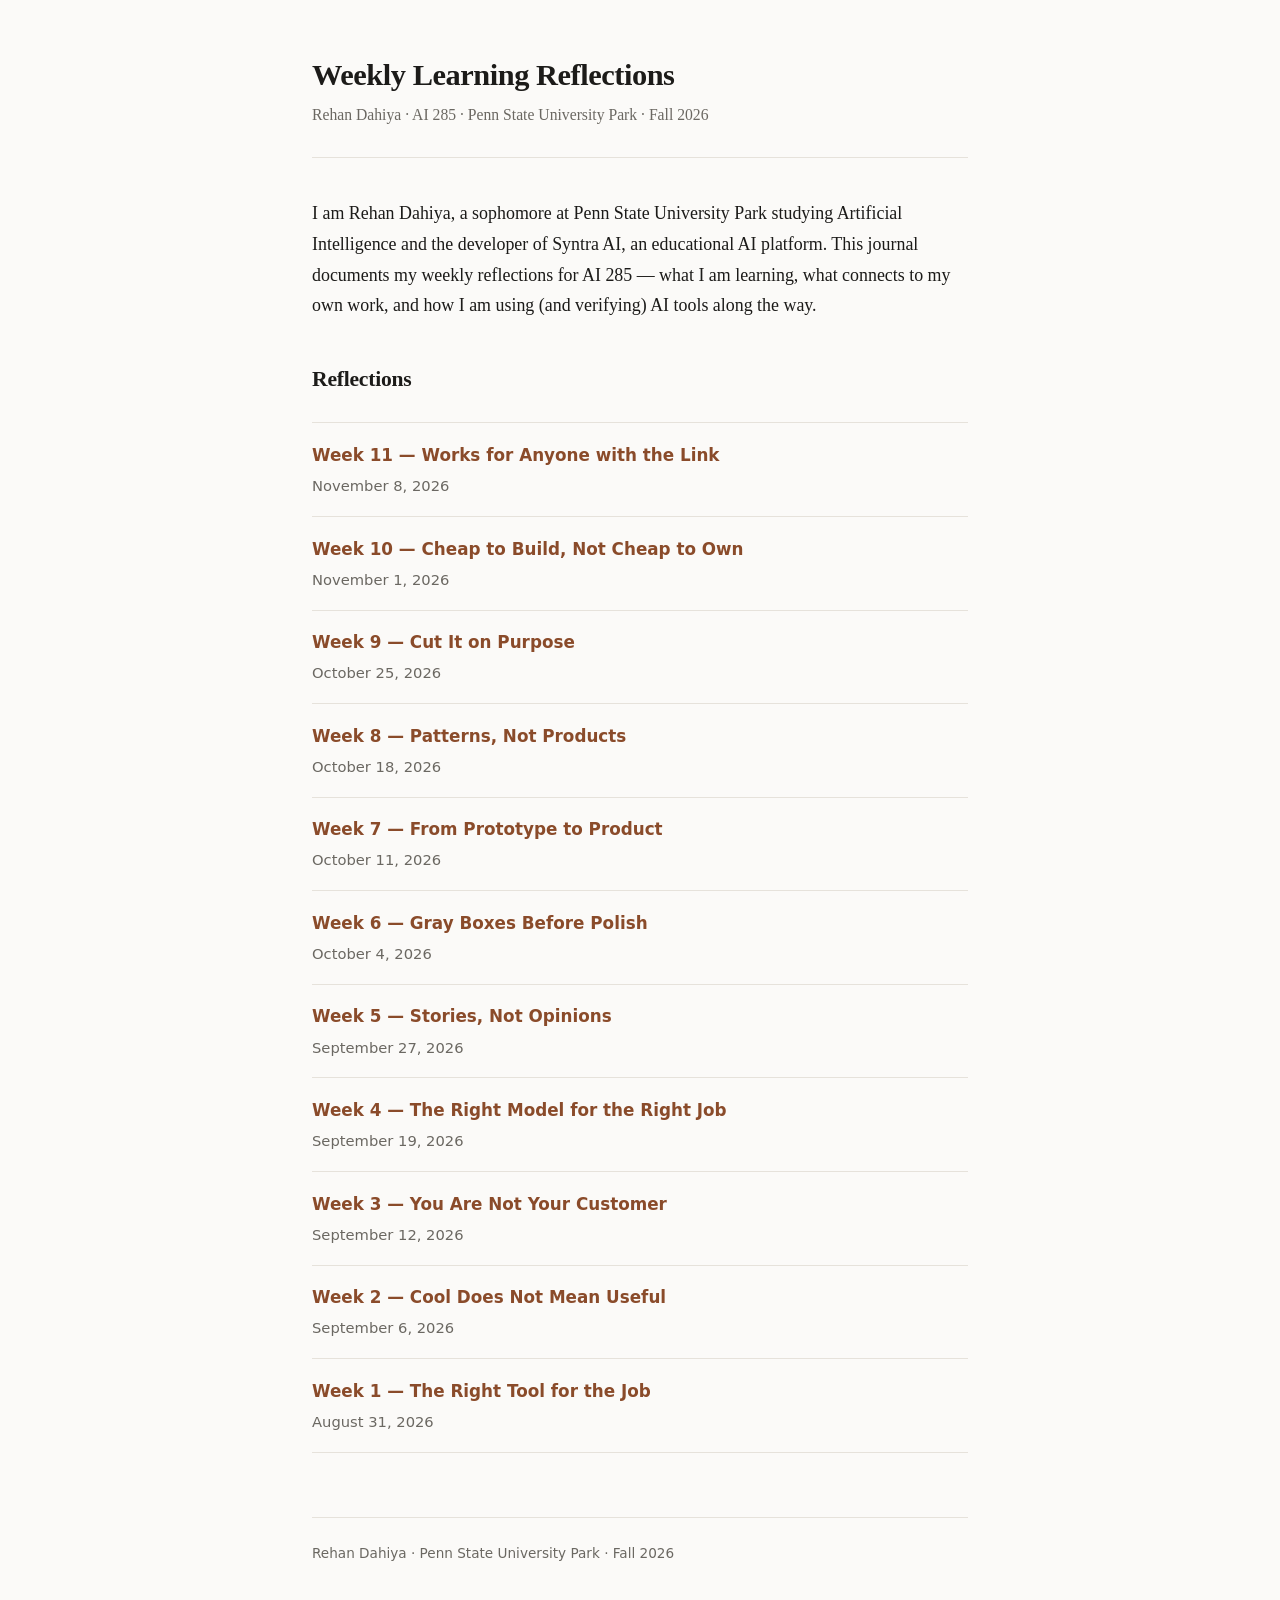
<file: index.html>
<!doctype html>
<html lang="en">
<head>
<meta charset="utf-8">
<meta name="viewport" content="width=device-width,initial-scale=1">
<title>Rehan Dahiya — Weekly Reflections</title>
<meta name="description" content="A semester-long reflection journal for AI 285 at Penn State.">
<link rel="stylesheet" href="style.css">
</head>
<body>
<div class="wrap">

  <header class="site">
    <h1>Weekly Learning Reflections</h1>
    <p>Rehan Dahiya &middot; AI 285 &middot; Penn State University Park &middot; Fall 2026</p>
  </header>

  <p class="intro">I am Rehan Dahiya, a sophomore at Penn State University Park studying Artificial Intelligence and the developer of Syntra AI, an educational AI platform. This journal documents my weekly reflections for AI 285 &mdash; what I am learning, what connects to my own work, and how I am using (and verifying) AI tools along the way.</p>

  <h2>Reflections</h2>
  <ul class="weeks">
    <li>
      <a href="week-11.html">Week 11 &mdash; Works for Anyone with the Link</a>
      <div class="sub">November 8, 2026</div>
    </li>
    <li>
      <a href="week-10.html">Week 10 &mdash; Cheap to Build, Not Cheap to Own</a>
      <div class="sub">November 1, 2026</div>
    </li>
    <li>
      <a href="week-09.html">Week 9 &mdash; Cut It on Purpose</a>
      <div class="sub">October 25, 2026</div>
    </li>
    <li>
      <a href="week-08.html">Week 8 &mdash; Patterns, Not Products</a>
      <div class="sub">October 18, 2026</div>
    </li>
    <li>
      <a href="week-07.html">Week 7 &mdash; From Prototype to Product</a>
      <div class="sub">October 11, 2026</div>
    </li>
    <li>
      <a href="week-06.html">Week 6 &mdash; Gray Boxes Before Polish</a>
      <div class="sub">October 4, 2026</div>
    </li>
    <li>
      <a href="week-05.html">Week 5 &mdash; Stories, Not Opinions</a>
      <div class="sub">September 27, 2026</div>
    </li>
    <li>
      <a href="week-04.html">Week 4 &mdash; The Right Model for the Right Job</a>
      <div class="sub">September 19, 2026</div>
    </li>
    <li>
      <a href="week-03.html">Week 3 &mdash; You Are Not Your Customer</a>
      <div class="sub">September 12, 2026</div>
    </li>
    <li>
      <a href="week-02.html">Week 2 &mdash; Cool Does Not Mean Useful</a>
      <div class="sub">September 6, 2026</div>
    </li>
    <li>
      <a href="week-01.html">Week 1 &mdash; The Right Tool for the Job</a>
      <div class="sub">August 31, 2026</div>
    </li>
  </ul>

  <footer class="site">
    Rehan Dahiya &middot; Penn State University Park &middot; Fall 2026
  </footer>

</div>
</body>
</html>
</file>
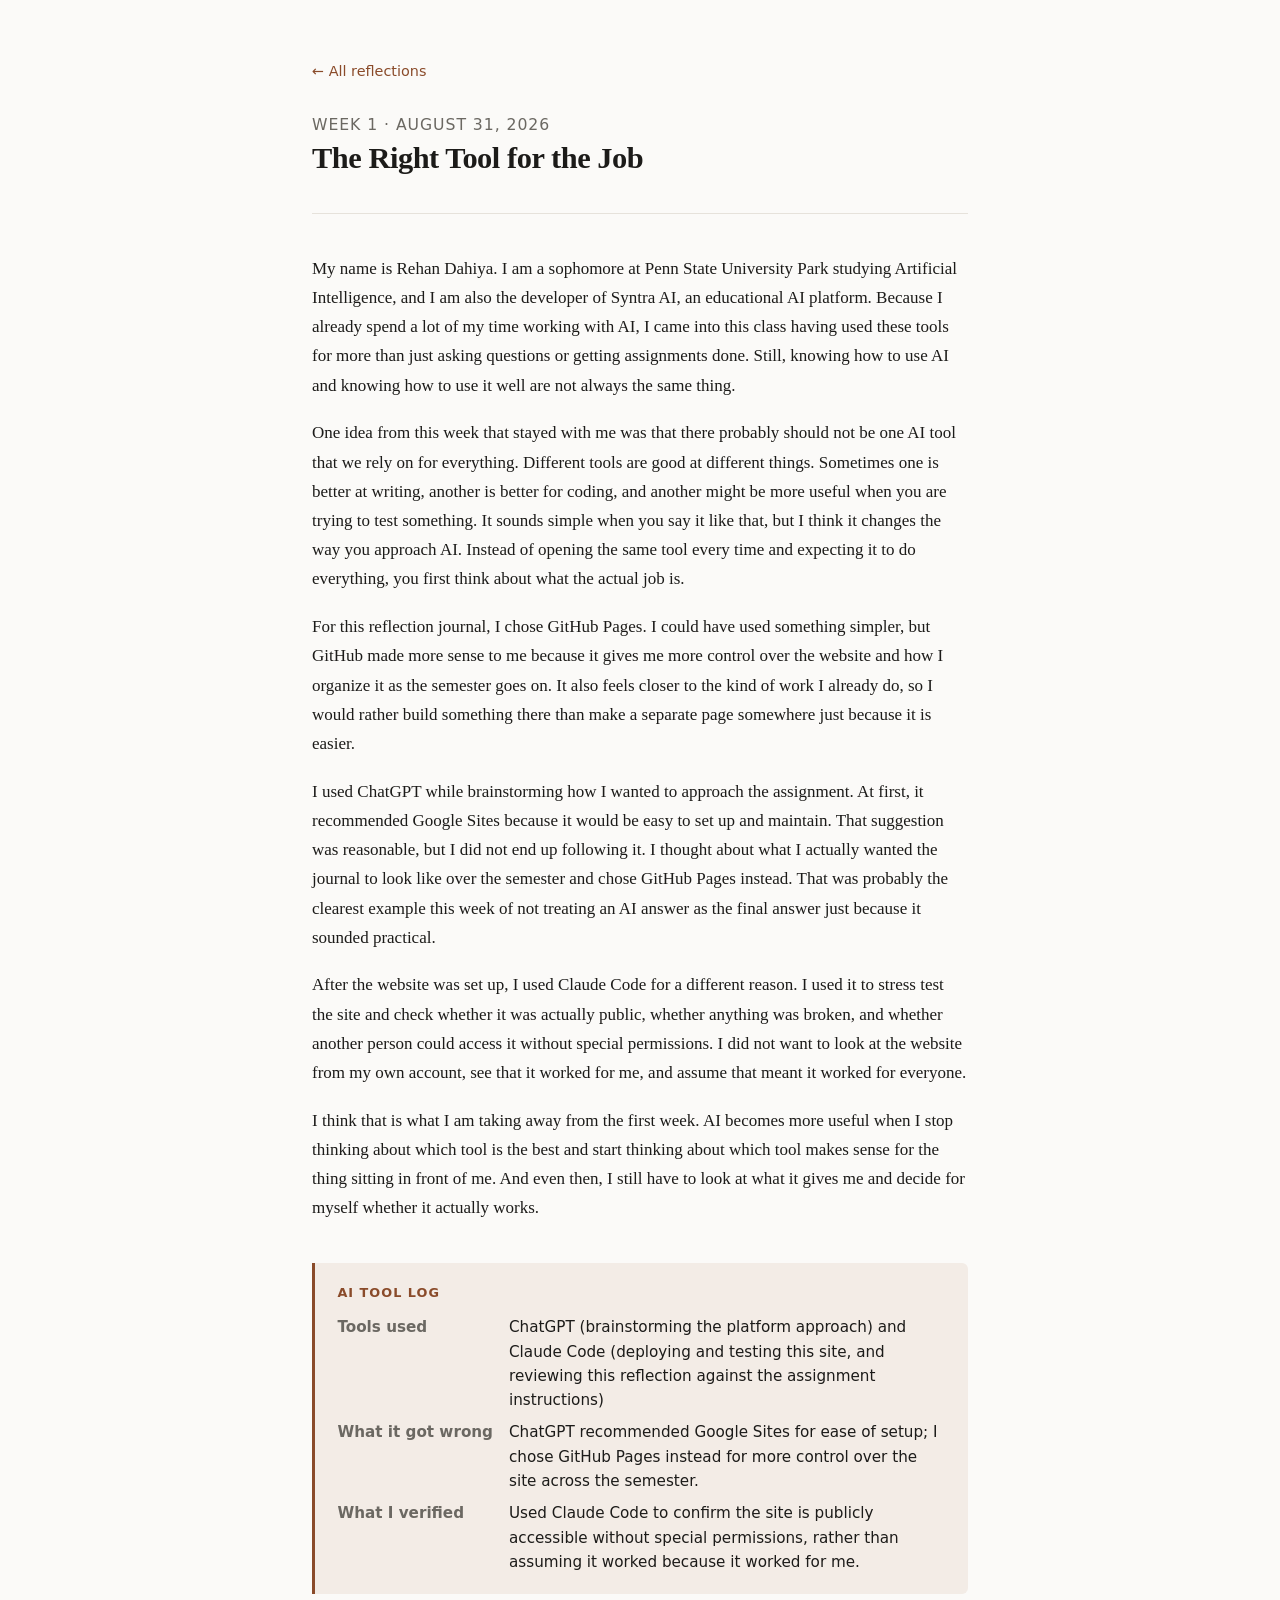
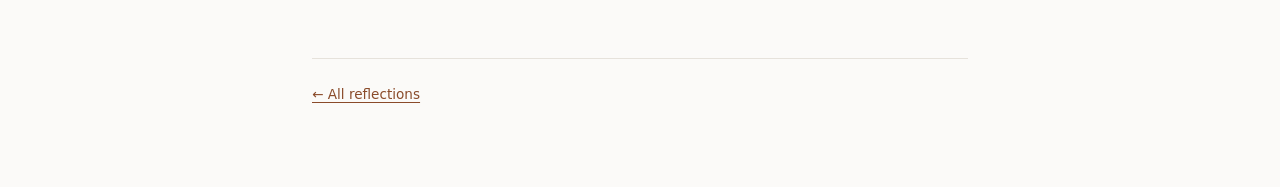
<file: week-01.html>
<!doctype html>
<html lang="en">
<head>
<meta charset="utf-8">
<meta name="viewport" content="width=device-width,initial-scale=1">
<title>Week 1 — Rehan Dahiya</title>
<link rel="stylesheet" href="style.css">
</head>
<body>
<div class="wrap">

  <a class="backlink" href="index.html">&larr; All reflections</a>

  <header class="site">
    <p class="meta">Week 1 &middot; August 31, 2026</p>
    <h1>The Right Tool for the Job</h1>
  </header>

  <p>My name is Rehan Dahiya. I am a sophomore at Penn State University Park studying Artificial Intelligence, and I am also the developer of Syntra AI, an educational AI platform. Because I already spend a lot of my time working with AI, I came into this class having used these tools for more than just asking questions or getting assignments done. Still, knowing how to use AI and knowing how to use it well are not always the same thing.</p>

  <p>One idea from this week that stayed with me was that there probably should not be one AI tool that we rely on for everything. Different tools are good at different things. Sometimes one is better at writing, another is better for coding, and another might be more useful when you are trying to test something. It sounds simple when you say it like that, but I think it changes the way you approach AI. Instead of opening the same tool every time and expecting it to do everything, you first think about what the actual job is.</p>

  <p>For this reflection journal, I chose GitHub Pages. I could have used something simpler, but GitHub made more sense to me because it gives me more control over the website and how I organize it as the semester goes on. It also feels closer to the kind of work I already do, so I would rather build something there than make a separate page somewhere just because it is easier.</p>

  <p>I used ChatGPT while brainstorming how I wanted to approach the assignment. At first, it recommended Google Sites because it would be easy to set up and maintain. That suggestion was reasonable, but I did not end up following it. I thought about what I actually wanted the journal to look like over the semester and chose GitHub Pages instead. That was probably the clearest example this week of not treating an AI answer as the final answer just because it sounded practical.</p>

  <p>After the website was set up, I used Claude Code for a different reason. I used it to stress test the site and check whether it was actually public, whether anything was broken, and whether another person could access it without special permissions. I did not want to look at the website from my own account, see that it worked for me, and assume that meant it worked for everyone.</p>

  <p>I think that is what I am taking away from the first week. AI becomes more useful when I stop thinking about which tool is the best and start thinking about which tool makes sense for the thing sitting in front of me. And even then, I still have to look at what it gives me and decide for myself whether it actually works.</p>

  <div class="ailog">
    <h3>AI Tool Log</h3>
    <dl>
      <dt>Tools used</dt><dd>ChatGPT (brainstorming the platform approach) and Claude Code (deploying and testing this site, and reviewing this reflection against the assignment instructions)</dd>
      <dt>What it got wrong</dt><dd>ChatGPT recommended Google Sites for ease of setup; I chose GitHub Pages instead for more control over the site across the semester.</dd>
      <dt>What I verified</dt><dd>Used Claude Code to confirm the site is publicly accessible without special permissions, rather than assuming it worked because it worked for me.</dd>
    </dl>
  </div>

  <footer class="site">
    <a href="index.html">&larr; All reflections</a>
  </footer>

</div>
</body>
</html>
</file>
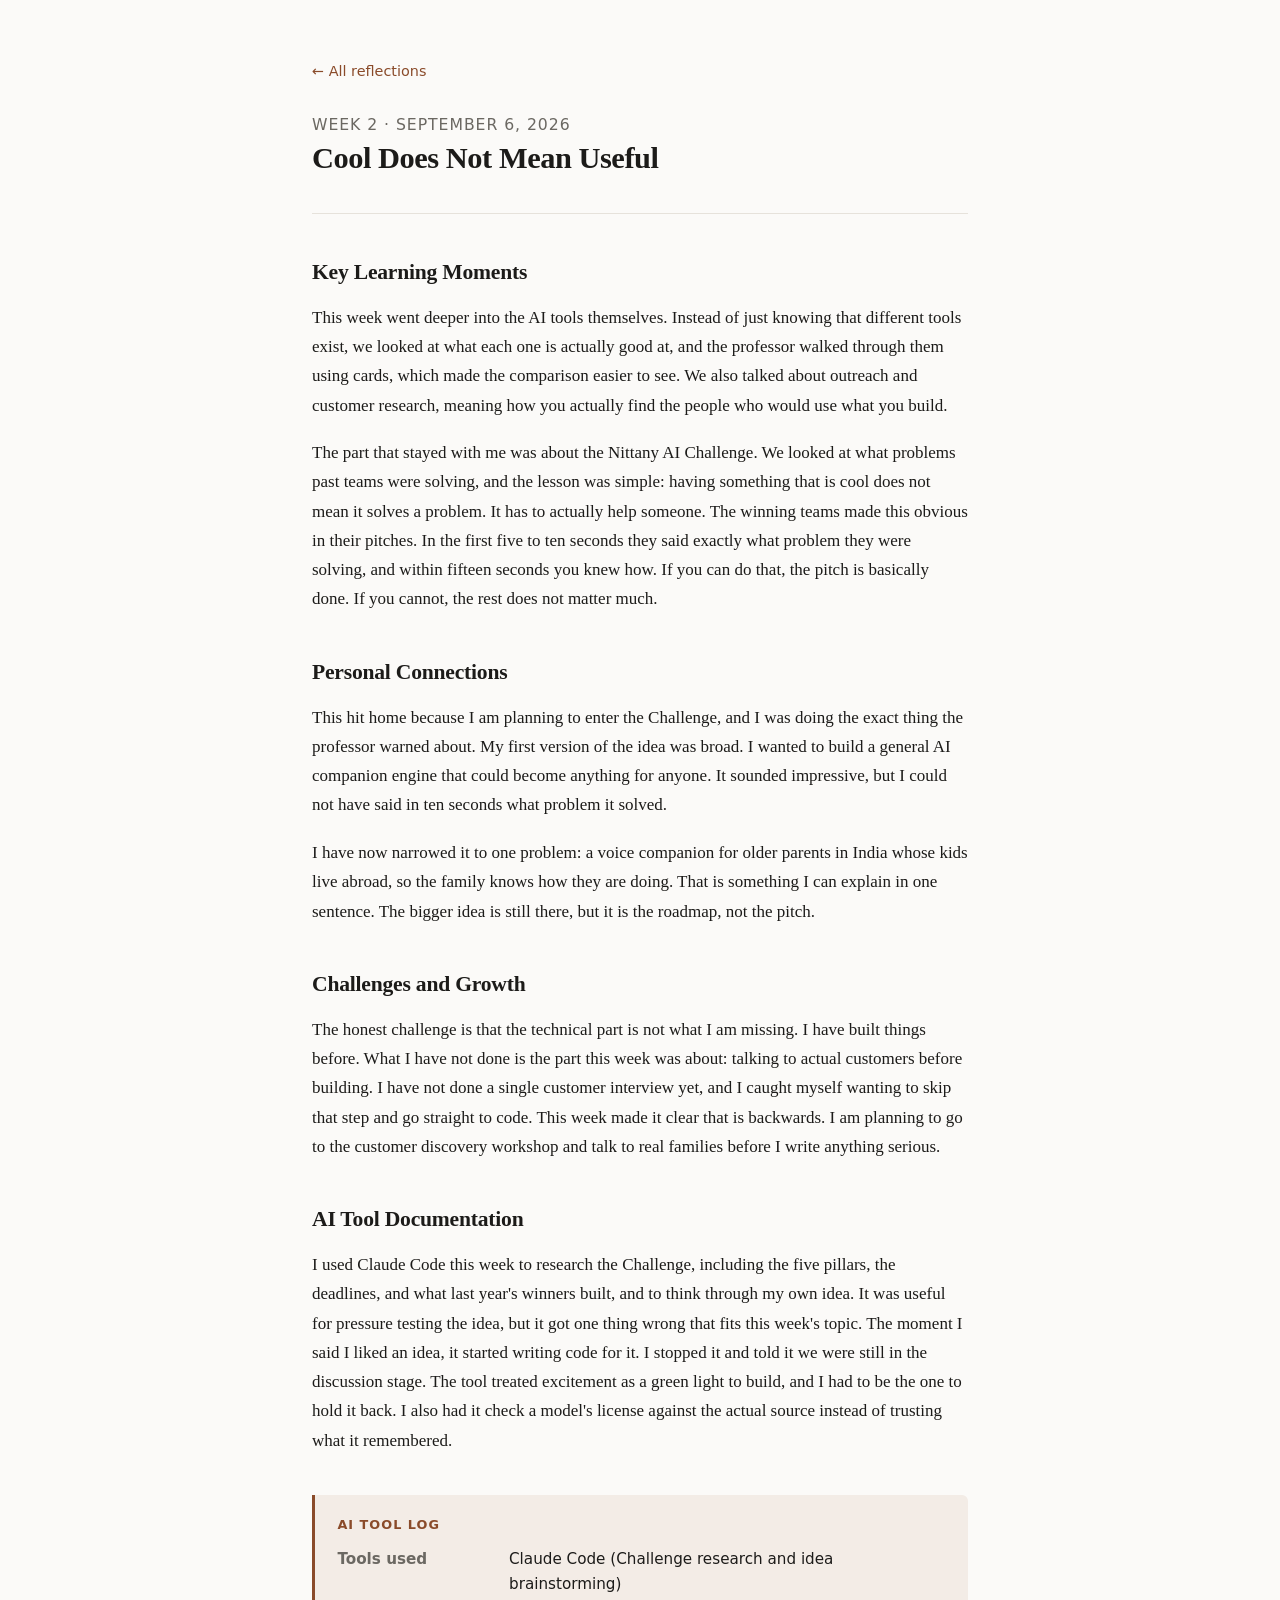
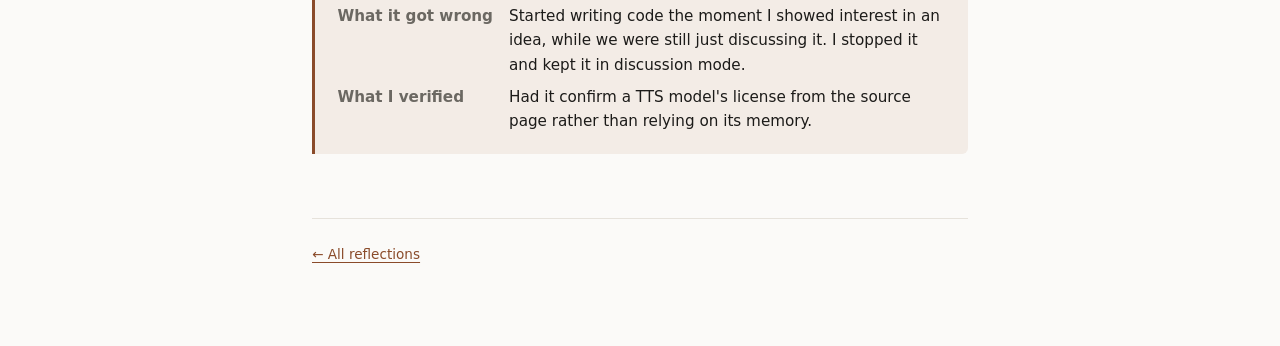
<file: week-02.html>
<!doctype html>
<html lang="en">
<head>
<meta charset="utf-8">
<meta name="viewport" content="width=device-width,initial-scale=1">
<title>Week 2 — Rehan Dahiya</title>
<link rel="stylesheet" href="style.css">
</head>
<body>
<div class="wrap">

  <a class="backlink" href="index.html">&larr; All reflections</a>

  <header class="site">
    <p class="meta">Week 2 &middot; September 6, 2026</p>
    <h1>Cool Does Not Mean Useful</h1>
  </header>

  <h2>Key Learning Moments</h2>

  <p>This week went deeper into the AI tools themselves. Instead of just knowing that different tools exist, we looked at what each one is actually good at, and the professor walked through them using cards, which made the comparison easier to see. We also talked about outreach and customer research, meaning how you actually find the people who would use what you build.</p>

  <p>The part that stayed with me was about the Nittany AI Challenge. We looked at what problems past teams were solving, and the lesson was simple: having something that is cool does not mean it solves a problem. It has to actually help someone. The winning teams made this obvious in their pitches. In the first five to ten seconds they said exactly what problem they were solving, and within fifteen seconds you knew how. If you can do that, the pitch is basically done. If you cannot, the rest does not matter much.</p>

  <h2>Personal Connections</h2>

  <p>This hit home because I am planning to enter the Challenge, and I was doing the exact thing the professor warned about. My first version of the idea was broad. I wanted to build a general AI companion engine that could become anything for anyone. It sounded impressive, but I could not have said in ten seconds what problem it solved.</p>

  <p>I have now narrowed it to one problem: a voice companion for older parents in India whose kids live abroad, so the family knows how they are doing. That is something I can explain in one sentence. The bigger idea is still there, but it is the roadmap, not the pitch.</p>

  <h2>Challenges and Growth</h2>

  <p>The honest challenge is that the technical part is not what I am missing. I have built things before. What I have not done is the part this week was about: talking to actual customers before building. I have not done a single customer interview yet, and I caught myself wanting to skip that step and go straight to code. This week made it clear that is backwards. I am planning to go to the customer discovery workshop and talk to real families before I write anything serious.</p>

  <h2>AI Tool Documentation</h2>

  <p>I used Claude Code this week to research the Challenge, including the five pillars, the deadlines, and what last year's winners built, and to think through my own idea. It was useful for pressure testing the idea, but it got one thing wrong that fits this week's topic. The moment I said I liked an idea, it started writing code for it. I stopped it and told it we were still in the discussion stage. The tool treated excitement as a green light to build, and I had to be the one to hold it back. I also had it check a model's license against the actual source instead of trusting what it remembered.</p>

  <div class="ailog">
    <h3>AI Tool Log</h3>
    <dl>
      <dt>Tools used</dt><dd>Claude Code (Challenge research and idea brainstorming)</dd>
      <dt>What it got wrong</dt><dd>Started writing code the moment I showed interest in an idea, while we were still just discussing it. I stopped it and kept it in discussion mode.</dd>
      <dt>What I verified</dt><dd>Had it confirm a TTS model's license from the source page rather than relying on its memory.</dd>
    </dl>
  </div>

  <footer class="site">
    <a href="index.html">&larr; All reflections</a>
  </footer>

</div>
</body>
</html>
</file>
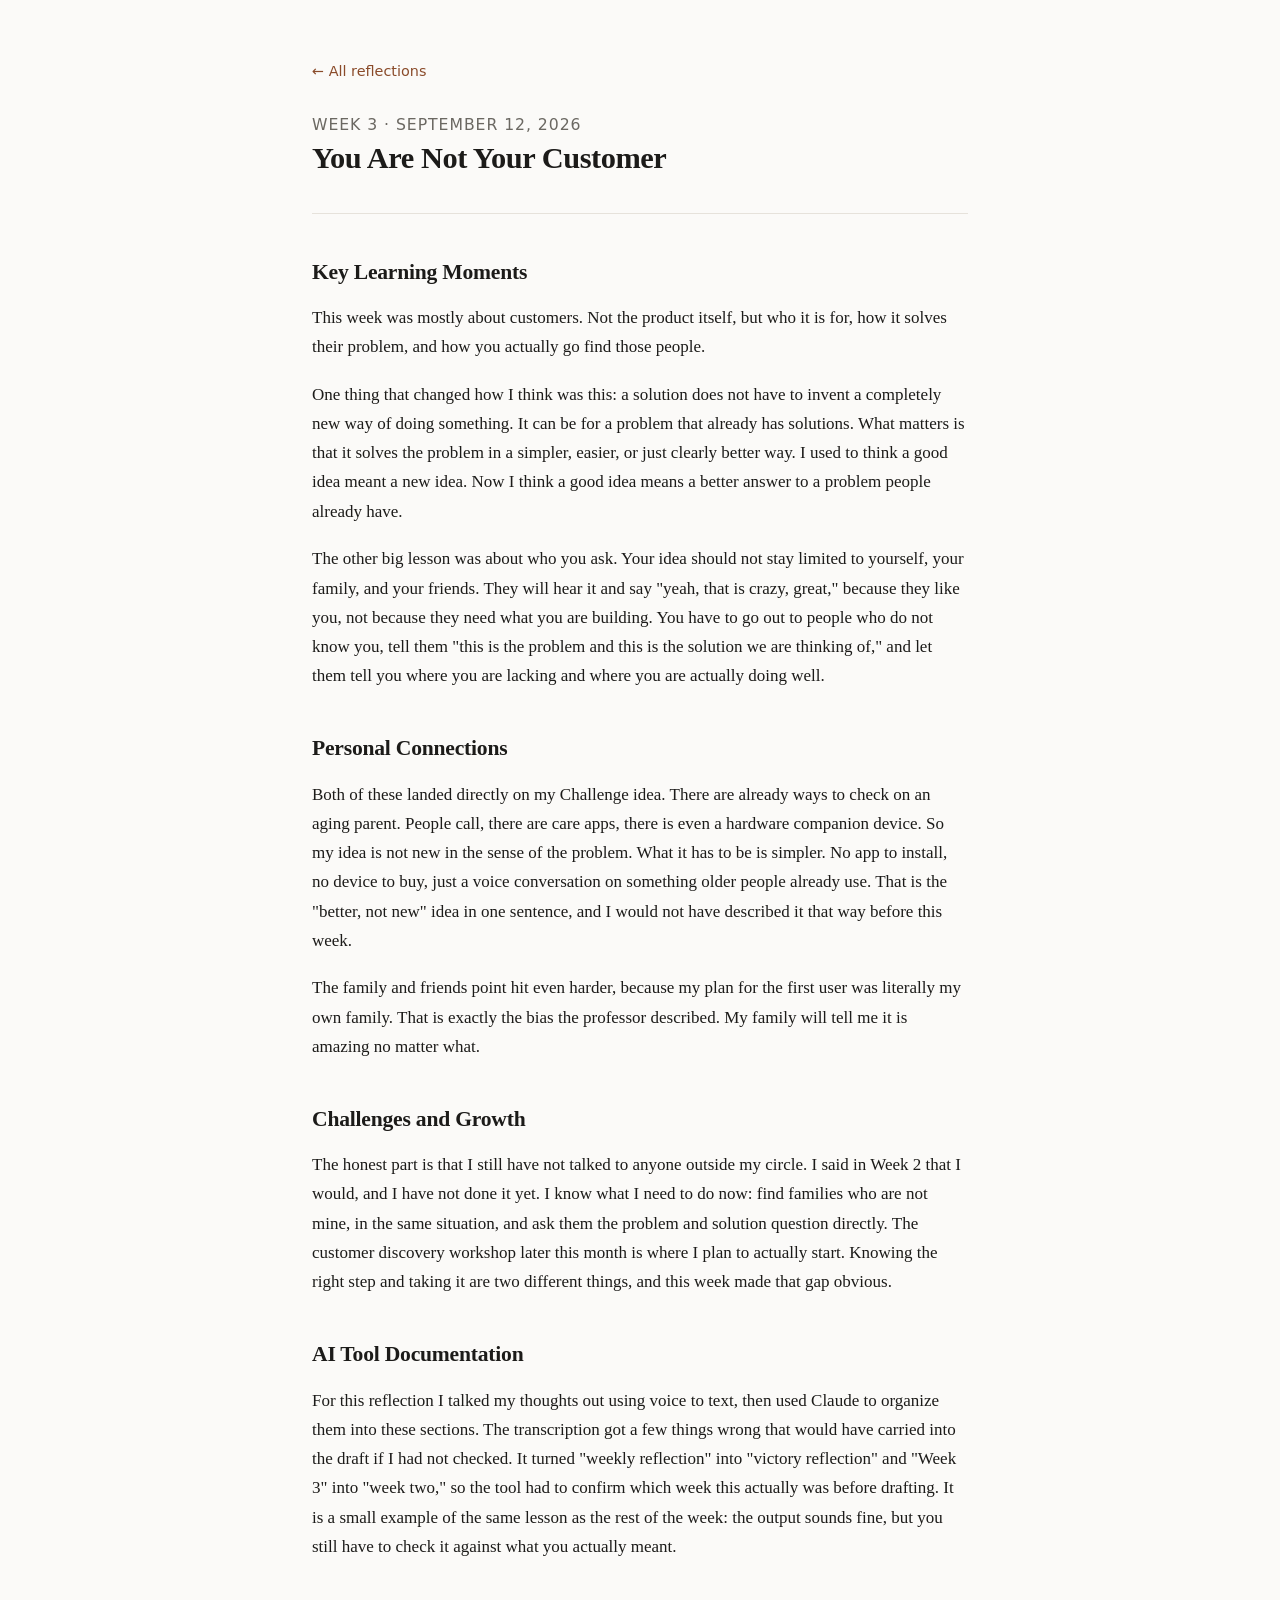
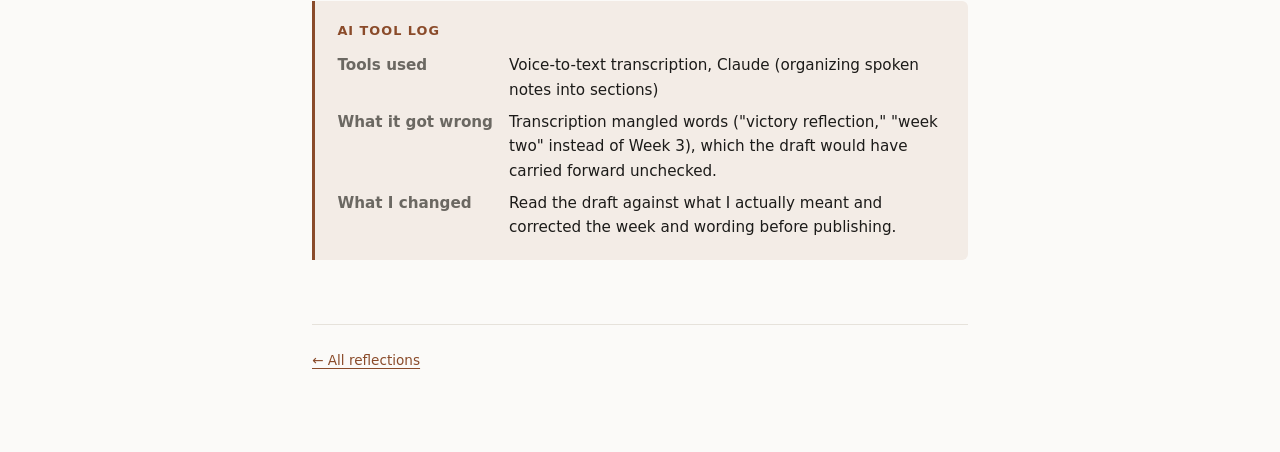
<file: week-03.html>
<!doctype html>
<html lang="en">
<head>
<meta charset="utf-8">
<meta name="viewport" content="width=device-width,initial-scale=1">
<title>Week 3 — Rehan Dahiya</title>
<link rel="stylesheet" href="style.css">
</head>
<body>
<div class="wrap">

  <a class="backlink" href="index.html">&larr; All reflections</a>

  <header class="site">
    <p class="meta">Week 3 &middot; September 12, 2026</p>
    <h1>You Are Not Your Customer</h1>
  </header>

  <h2>Key Learning Moments</h2>

  <p>This week was mostly about customers. Not the product itself, but who it is for, how it solves their problem, and how you actually go find those people.</p>

  <p>One thing that changed how I think was this: a solution does not have to invent a completely new way of doing something. It can be for a problem that already has solutions. What matters is that it solves the problem in a simpler, easier, or just clearly better way. I used to think a good idea meant a new idea. Now I think a good idea means a better answer to a problem people already have.</p>

  <p>The other big lesson was about who you ask. Your idea should not stay limited to yourself, your family, and your friends. They will hear it and say "yeah, that is crazy, great," because they like you, not because they need what you are building. You have to go out to people who do not know you, tell them "this is the problem and this is the solution we are thinking of," and let them tell you where you are lacking and where you are actually doing well.</p>

  <h2>Personal Connections</h2>

  <p>Both of these landed directly on my Challenge idea. There are already ways to check on an aging parent. People call, there are care apps, there is even a hardware companion device. So my idea is not new in the sense of the problem. What it has to be is simpler. No app to install, no device to buy, just a voice conversation on something older people already use. That is the "better, not new" idea in one sentence, and I would not have described it that way before this week.</p>

  <p>The family and friends point hit even harder, because my plan for the first user was literally my own family. That is exactly the bias the professor described. My family will tell me it is amazing no matter what.</p>

  <h2>Challenges and Growth</h2>

  <p>The honest part is that I still have not talked to anyone outside my circle. I said in Week 2 that I would, and I have not done it yet. I know what I need to do now: find families who are not mine, in the same situation, and ask them the problem and solution question directly. The customer discovery workshop later this month is where I plan to actually start. Knowing the right step and taking it are two different things, and this week made that gap obvious.</p>

  <h2>AI Tool Documentation</h2>

  <p>For this reflection I talked my thoughts out using voice to text, then used Claude to organize them into these sections. The transcription got a few things wrong that would have carried into the draft if I had not checked. It turned "weekly reflection" into "victory reflection" and "Week 3" into "week two," so the tool had to confirm which week this actually was before drafting. It is a small example of the same lesson as the rest of the week: the output sounds fine, but you still have to check it against what you actually meant.</p>

  <div class="ailog">
    <h3>AI Tool Log</h3>
    <dl>
      <dt>Tools used</dt><dd>Voice-to-text transcription, Claude (organizing spoken notes into sections)</dd>
      <dt>What it got wrong</dt><dd>Transcription mangled words ("victory reflection," "week two" instead of Week 3), which the draft would have carried forward unchecked.</dd>
      <dt>What I changed</dt><dd>Read the draft against what I actually meant and corrected the week and wording before publishing.</dd>
    </dl>
  </div>

  <footer class="site">
    <a href="index.html">&larr; All reflections</a>
  </footer>

</div>
</body>
</html>
</file>
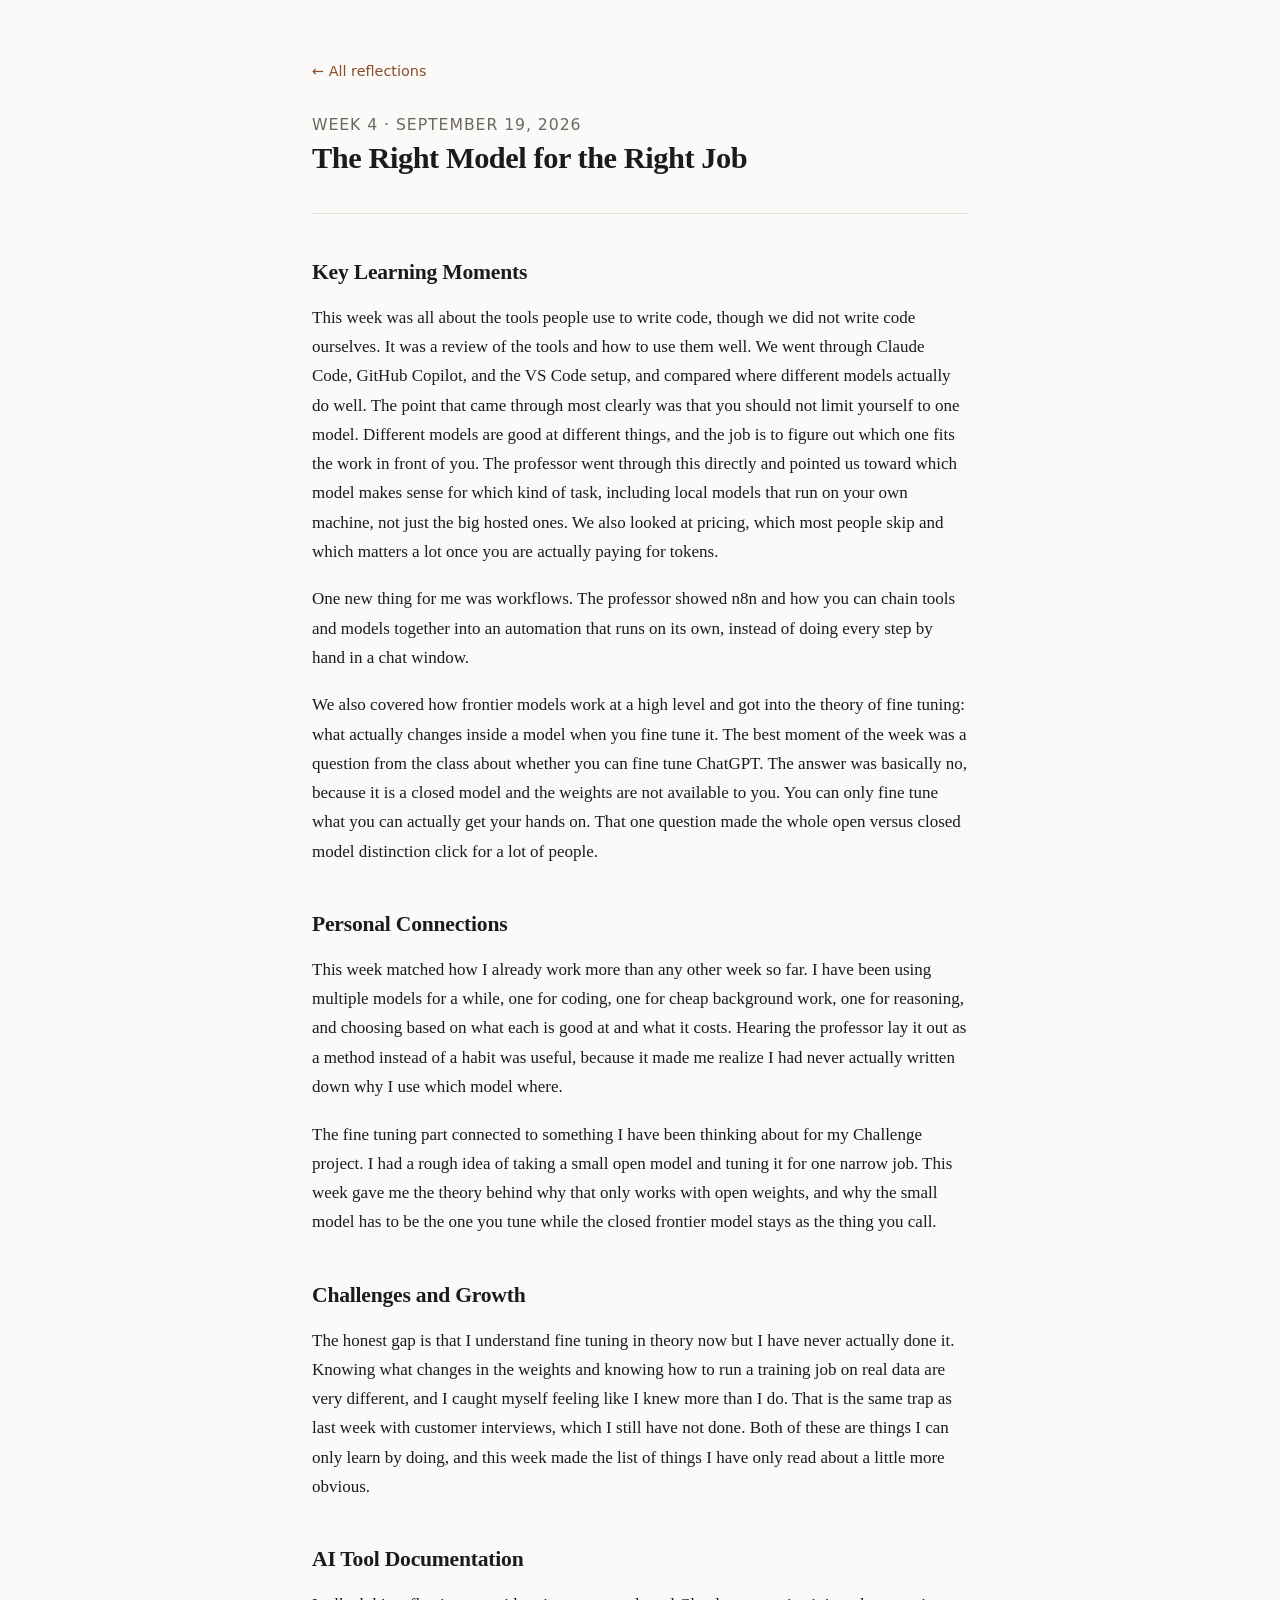
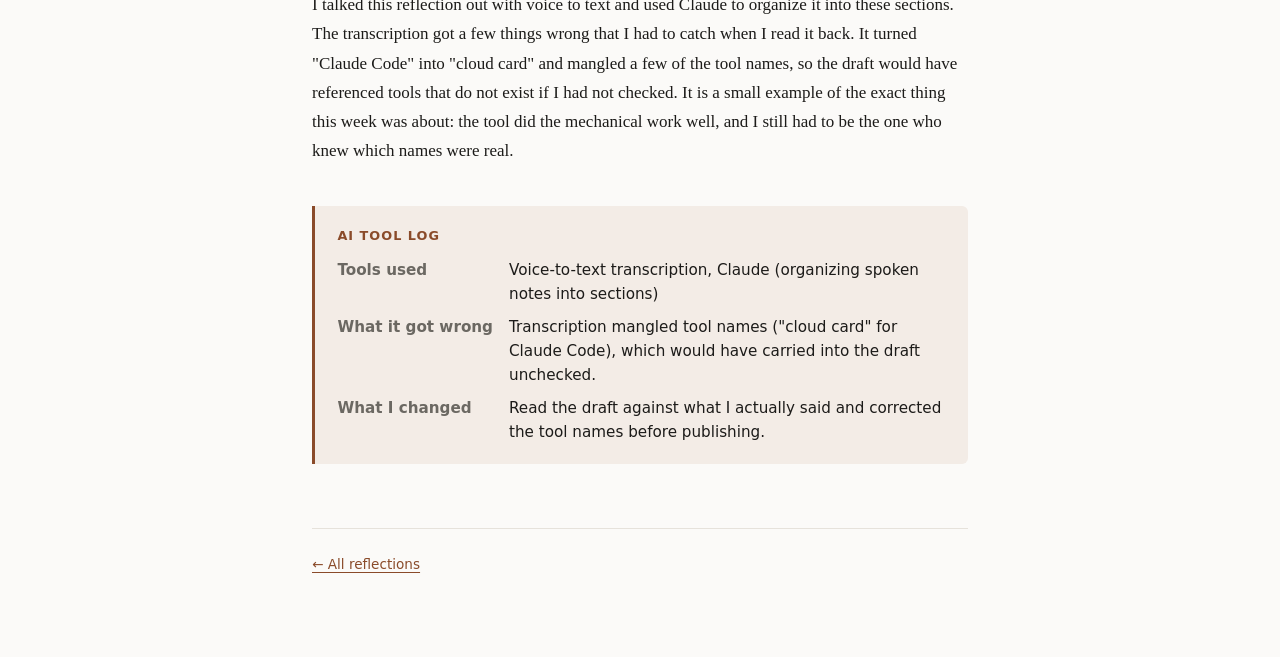
<file: week-04.html>
<!doctype html>
<html lang="en">
<head>
<meta charset="utf-8">
<meta name="viewport" content="width=device-width,initial-scale=1">
<title>Week 4 — Rehan Dahiya</title>
<link rel="stylesheet" href="style.css">
</head>
<body>
<div class="wrap">

  <a class="backlink" href="index.html">&larr; All reflections</a>

  <header class="site">
    <p class="meta">Week 4 &middot; September 19, 2026</p>
    <h1>The Right Model for the Right Job</h1>
  </header>

  <h2>Key Learning Moments</h2>

  <p>This week was all about the tools people use to write code, though we did not write code ourselves. It was a review of the tools and how to use them well. We went through Claude Code, GitHub Copilot, and the VS Code setup, and compared where different models actually do well. The point that came through most clearly was that you should not limit yourself to one model. Different models are good at different things, and the job is to figure out which one fits the work in front of you. The professor went through this directly and pointed us toward which model makes sense for which kind of task, including local models that run on your own machine, not just the big hosted ones. We also looked at pricing, which most people skip and which matters a lot once you are actually paying for tokens.</p>

  <p>One new thing for me was workflows. The professor showed n8n and how you can chain tools and models together into an automation that runs on its own, instead of doing every step by hand in a chat window.</p>

  <p>We also covered how frontier models work at a high level and got into the theory of fine tuning: what actually changes inside a model when you fine tune it. The best moment of the week was a question from the class about whether you can fine tune ChatGPT. The answer was basically no, because it is a closed model and the weights are not available to you. You can only fine tune what you can actually get your hands on. That one question made the whole open versus closed model distinction click for a lot of people.</p>

  <h2>Personal Connections</h2>

  <p>This week matched how I already work more than any other week so far. I have been using multiple models for a while, one for coding, one for cheap background work, one for reasoning, and choosing based on what each is good at and what it costs. Hearing the professor lay it out as a method instead of a habit was useful, because it made me realize I had never actually written down why I use which model where.</p>

  <p>The fine tuning part connected to something I have been thinking about for my Challenge project. I had a rough idea of taking a small open model and tuning it for one narrow job. This week gave me the theory behind why that only works with open weights, and why the small model has to be the one you tune while the closed frontier model stays as the thing you call.</p>

  <h2>Challenges and Growth</h2>

  <p>The honest gap is that I understand fine tuning in theory now but I have never actually done it. Knowing what changes in the weights and knowing how to run a training job on real data are very different, and I caught myself feeling like I knew more than I do. That is the same trap as last week with customer interviews, which I still have not done. Both of these are things I can only learn by doing, and this week made the list of things I have only read about a little more obvious.</p>

  <h2>AI Tool Documentation</h2>

  <p>I talked this reflection out with voice to text and used Claude to organize it into these sections. The transcription got a few things wrong that I had to catch when I read it back. It turned "Claude Code" into "cloud card" and mangled a few of the tool names, so the draft would have referenced tools that do not exist if I had not checked. It is a small example of the exact thing this week was about: the tool did the mechanical work well, and I still had to be the one who knew which names were real.</p>

  <div class="ailog">
    <h3>AI Tool Log</h3>
    <dl>
      <dt>Tools used</dt><dd>Voice-to-text transcription, Claude (organizing spoken notes into sections)</dd>
      <dt>What it got wrong</dt><dd>Transcription mangled tool names ("cloud card" for Claude Code), which would have carried into the draft unchecked.</dd>
      <dt>What I changed</dt><dd>Read the draft against what I actually said and corrected the tool names before publishing.</dd>
    </dl>
  </div>

  <footer class="site">
    <a href="index.html">&larr; All reflections</a>
  </footer>

</div>
</body>
</html>
</file>
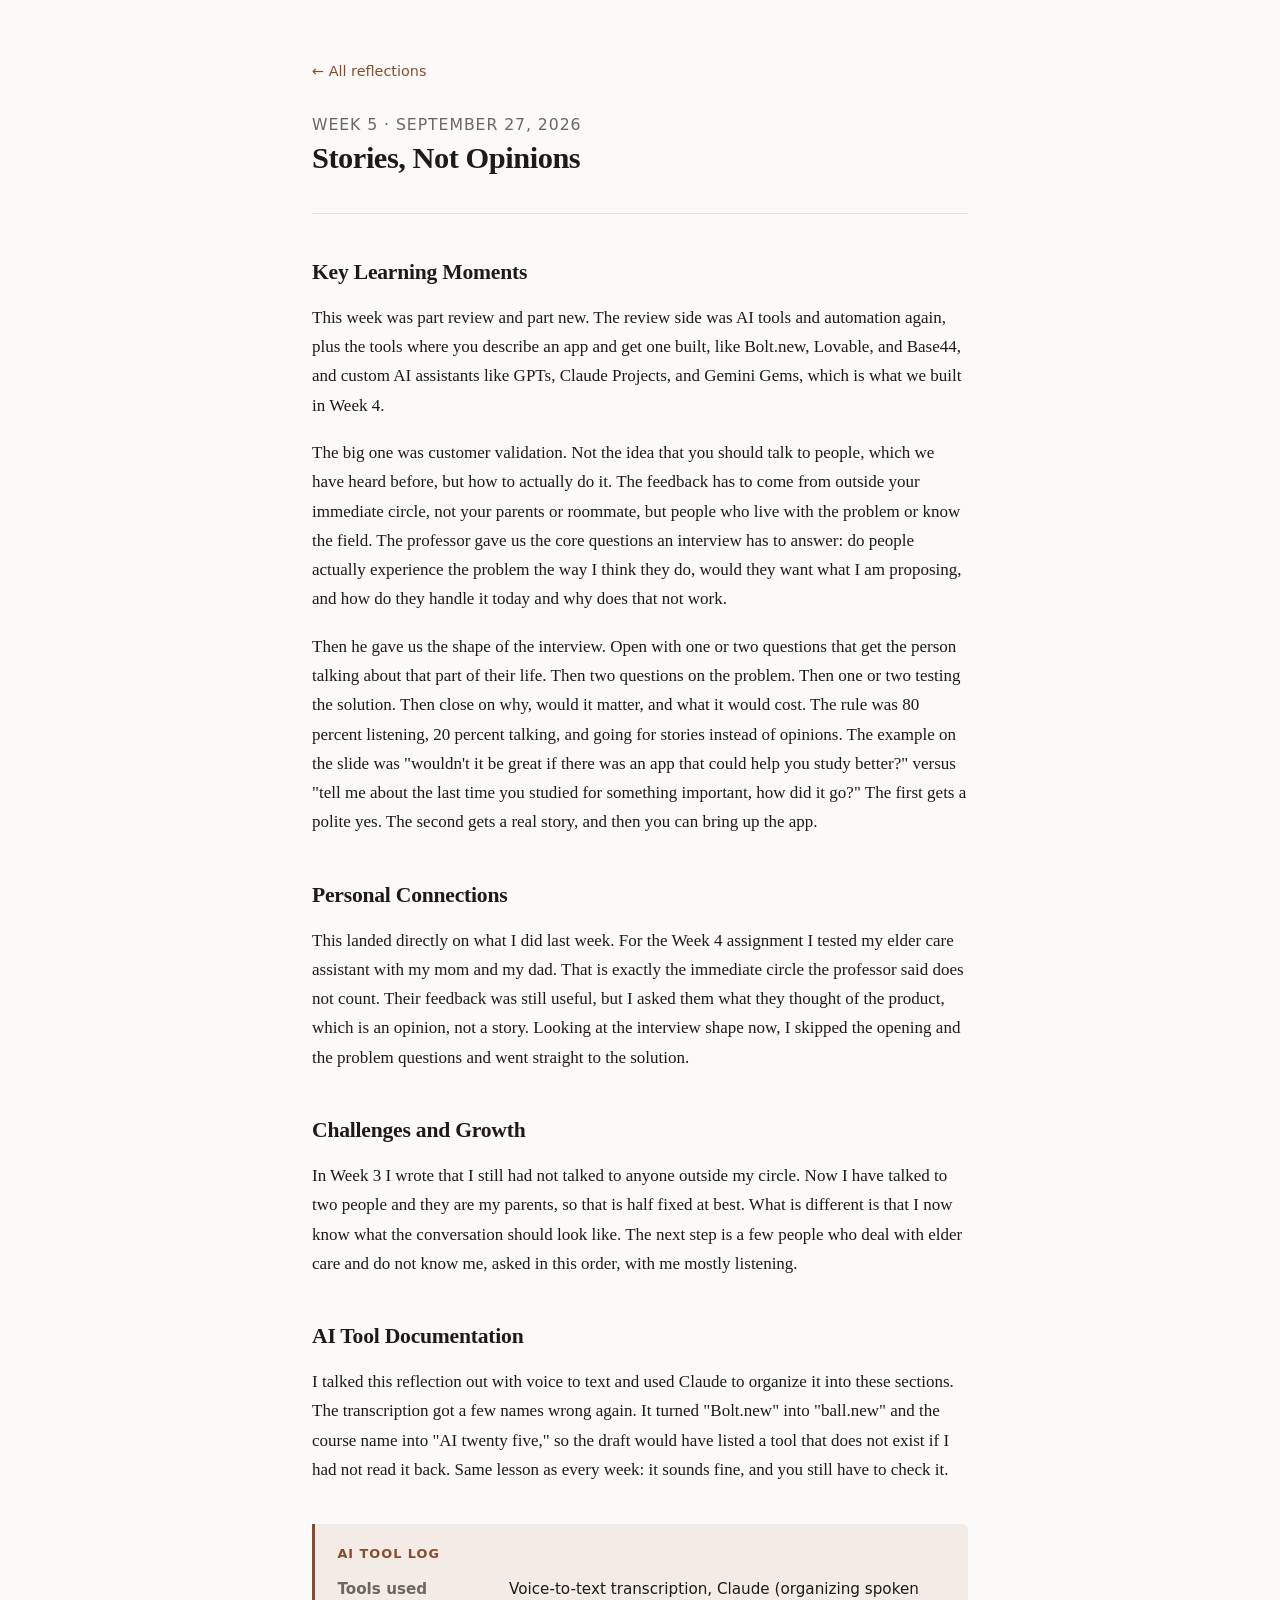
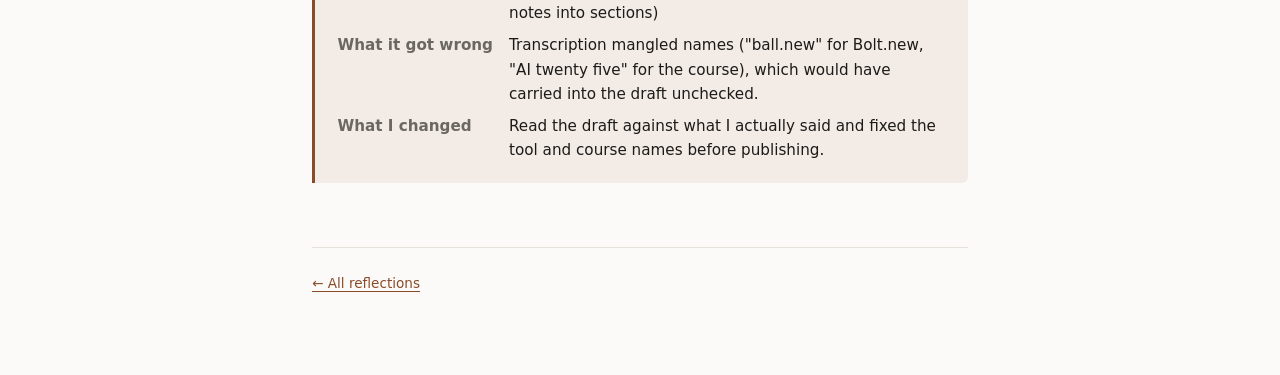
<file: week-05.html>
<!doctype html>
<html lang="en">
<head>
<meta charset="utf-8">
<meta name="viewport" content="width=device-width,initial-scale=1">
<title>Week 5 — Rehan Dahiya</title>
<link rel="stylesheet" href="style.css">
</head>
<body>
<div class="wrap">

  <a class="backlink" href="index.html">&larr; All reflections</a>

  <header class="site">
    <p class="meta">Week 5 &middot; September 27, 2026</p>
    <h1>Stories, Not Opinions</h1>
  </header>

  <h2>Key Learning Moments</h2>

  <p>This week was part review and part new. The review side was AI tools and automation again, plus the tools where you describe an app and get one built, like Bolt.new, Lovable, and Base44, and custom AI assistants like GPTs, Claude Projects, and Gemini Gems, which is what we built in Week 4.</p>

  <p>The big one was customer validation. Not the idea that you should talk to people, which we have heard before, but how to actually do it. The feedback has to come from outside your immediate circle, not your parents or roommate, but people who live with the problem or know the field. The professor gave us the core questions an interview has to answer: do people actually experience the problem the way I think they do, would they want what I am proposing, and how do they handle it today and why does that not work.</p>

  <p>Then he gave us the shape of the interview. Open with one or two questions that get the person talking about that part of their life. Then two questions on the problem. Then one or two testing the solution. Then close on why, would it matter, and what it would cost. The rule was 80 percent listening, 20 percent talking, and going for stories instead of opinions. The example on the slide was "wouldn't it be great if there was an app that could help you study better?" versus "tell me about the last time you studied for something important, how did it go?" The first gets a polite yes. The second gets a real story, and then you can bring up the app.</p>

  <h2>Personal Connections</h2>

  <p>This landed directly on what I did last week. For the Week 4 assignment I tested my elder care assistant with my mom and my dad. That is exactly the immediate circle the professor said does not count. Their feedback was still useful, but I asked them what they thought of the product, which is an opinion, not a story. Looking at the interview shape now, I skipped the opening and the problem questions and went straight to the solution.</p>

  <h2>Challenges and Growth</h2>

  <p>In Week 3 I wrote that I still had not talked to anyone outside my circle. Now I have talked to two people and they are my parents, so that is half fixed at best. What is different is that I now know what the conversation should look like. The next step is a few people who deal with elder care and do not know me, asked in this order, with me mostly listening.</p>

  <h2>AI Tool Documentation</h2>

  <p>I talked this reflection out with voice to text and used Claude to organize it into these sections. The transcription got a few names wrong again. It turned "Bolt.new" into "ball.new" and the course name into "AI twenty five," so the draft would have listed a tool that does not exist if I had not read it back. Same lesson as every week: it sounds fine, and you still have to check it.</p>

  <div class="ailog">
    <h3>AI Tool Log</h3>
    <dl>
      <dt>Tools used</dt><dd>Voice-to-text transcription, Claude (organizing spoken notes into sections)</dd>
      <dt>What it got wrong</dt><dd>Transcription mangled names ("ball.new" for Bolt.new, "AI twenty five" for the course), which would have carried into the draft unchecked.</dd>
      <dt>What I changed</dt><dd>Read the draft against what I actually said and fixed the tool and course names before publishing.</dd>
    </dl>
  </div>

  <footer class="site">
    <a href="index.html">&larr; All reflections</a>
  </footer>

</div>
</body>
</html>
</file>
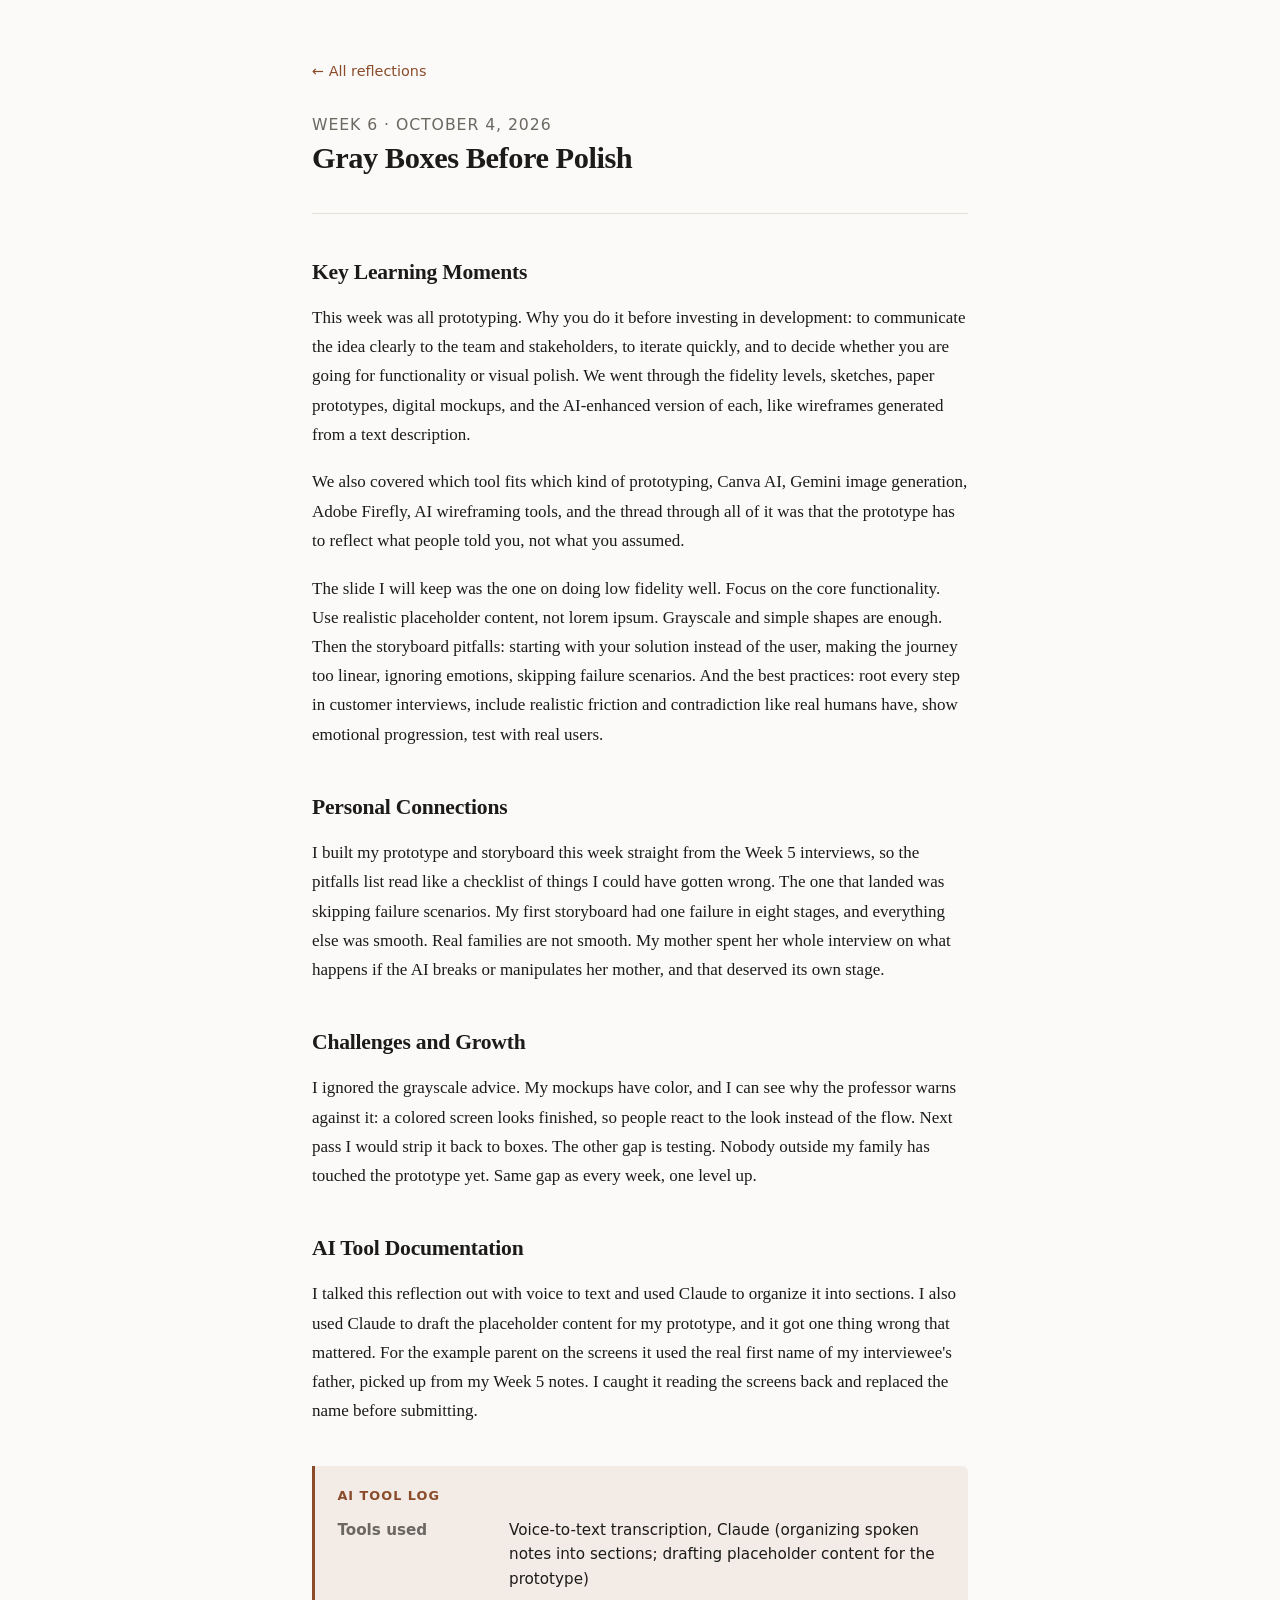
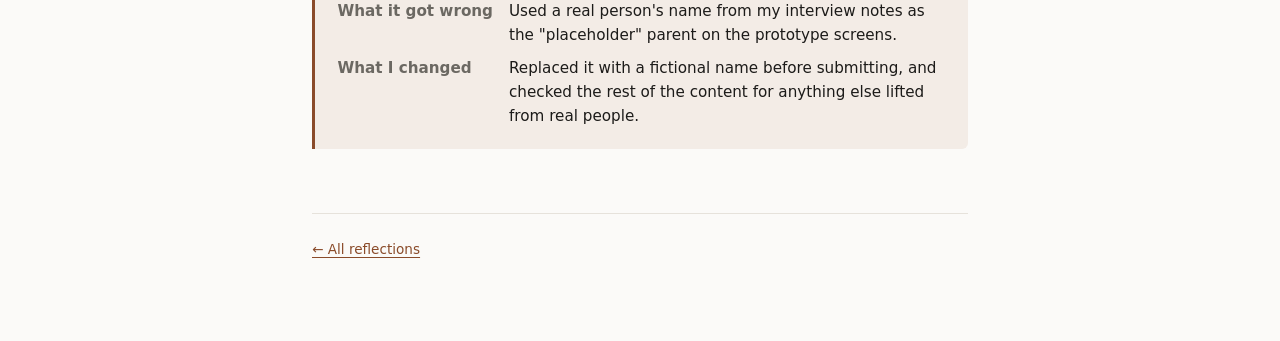
<file: week-06.html>
<!doctype html>
<html lang="en">
<head>
<meta charset="utf-8">
<meta name="viewport" content="width=device-width,initial-scale=1">
<title>Week 6 — Rehan Dahiya</title>
<link rel="stylesheet" href="style.css">
</head>
<body>
<div class="wrap">

  <a class="backlink" href="index.html">&larr; All reflections</a>

  <header class="site">
    <p class="meta">Week 6 &middot; October 4, 2026</p>
    <h1>Gray Boxes Before Polish</h1>
  </header>

  <h2>Key Learning Moments</h2>

  <p>This week was all prototyping. Why you do it before investing in development: to communicate the idea clearly to the team and stakeholders, to iterate quickly, and to decide whether you are going for functionality or visual polish. We went through the fidelity levels, sketches, paper prototypes, digital mockups, and the AI-enhanced version of each, like wireframes generated from a text description.</p>

  <p>We also covered which tool fits which kind of prototyping, Canva AI, Gemini image generation, Adobe Firefly, AI wireframing tools, and the thread through all of it was that the prototype has to reflect what people told you, not what you assumed.</p>

  <p>The slide I will keep was the one on doing low fidelity well. Focus on the core functionality. Use realistic placeholder content, not lorem ipsum. Grayscale and simple shapes are enough. Then the storyboard pitfalls: starting with your solution instead of the user, making the journey too linear, ignoring emotions, skipping failure scenarios. And the best practices: root every step in customer interviews, include realistic friction and contradiction like real humans have, show emotional progression, test with real users.</p>

  <h2>Personal Connections</h2>

  <p>I built my prototype and storyboard this week straight from the Week 5 interviews, so the pitfalls list read like a checklist of things I could have gotten wrong. The one that landed was skipping failure scenarios. My first storyboard had one failure in eight stages, and everything else was smooth. Real families are not smooth. My mother spent her whole interview on what happens if the AI breaks or manipulates her mother, and that deserved its own stage.</p>

  <h2>Challenges and Growth</h2>

  <p>I ignored the grayscale advice. My mockups have color, and I can see why the professor warns against it: a colored screen looks finished, so people react to the look instead of the flow. Next pass I would strip it back to boxes. The other gap is testing. Nobody outside my family has touched the prototype yet. Same gap as every week, one level up.</p>

  <h2>AI Tool Documentation</h2>

  <p>I talked this reflection out with voice to text and used Claude to organize it into sections. I also used Claude to draft the placeholder content for my prototype, and it got one thing wrong that mattered. For the example parent on the screens it used the real first name of my interviewee's father, picked up from my Week 5 notes. I caught it reading the screens back and replaced the name before submitting.</p>

  <div class="ailog">
    <h3>AI Tool Log</h3>
    <dl>
      <dt>Tools used</dt><dd>Voice-to-text transcription, Claude (organizing spoken notes into sections; drafting placeholder content for the prototype)</dd>
      <dt>What it got wrong</dt><dd>Used a real person's name from my interview notes as the "placeholder" parent on the prototype screens.</dd>
      <dt>What I changed</dt><dd>Replaced it with a fictional name before submitting, and checked the rest of the content for anything else lifted from real people.</dd>
    </dl>
  </div>

  <footer class="site">
    <a href="index.html">&larr; All reflections</a>
  </footer>

</div>
</body>
</html>
</file>
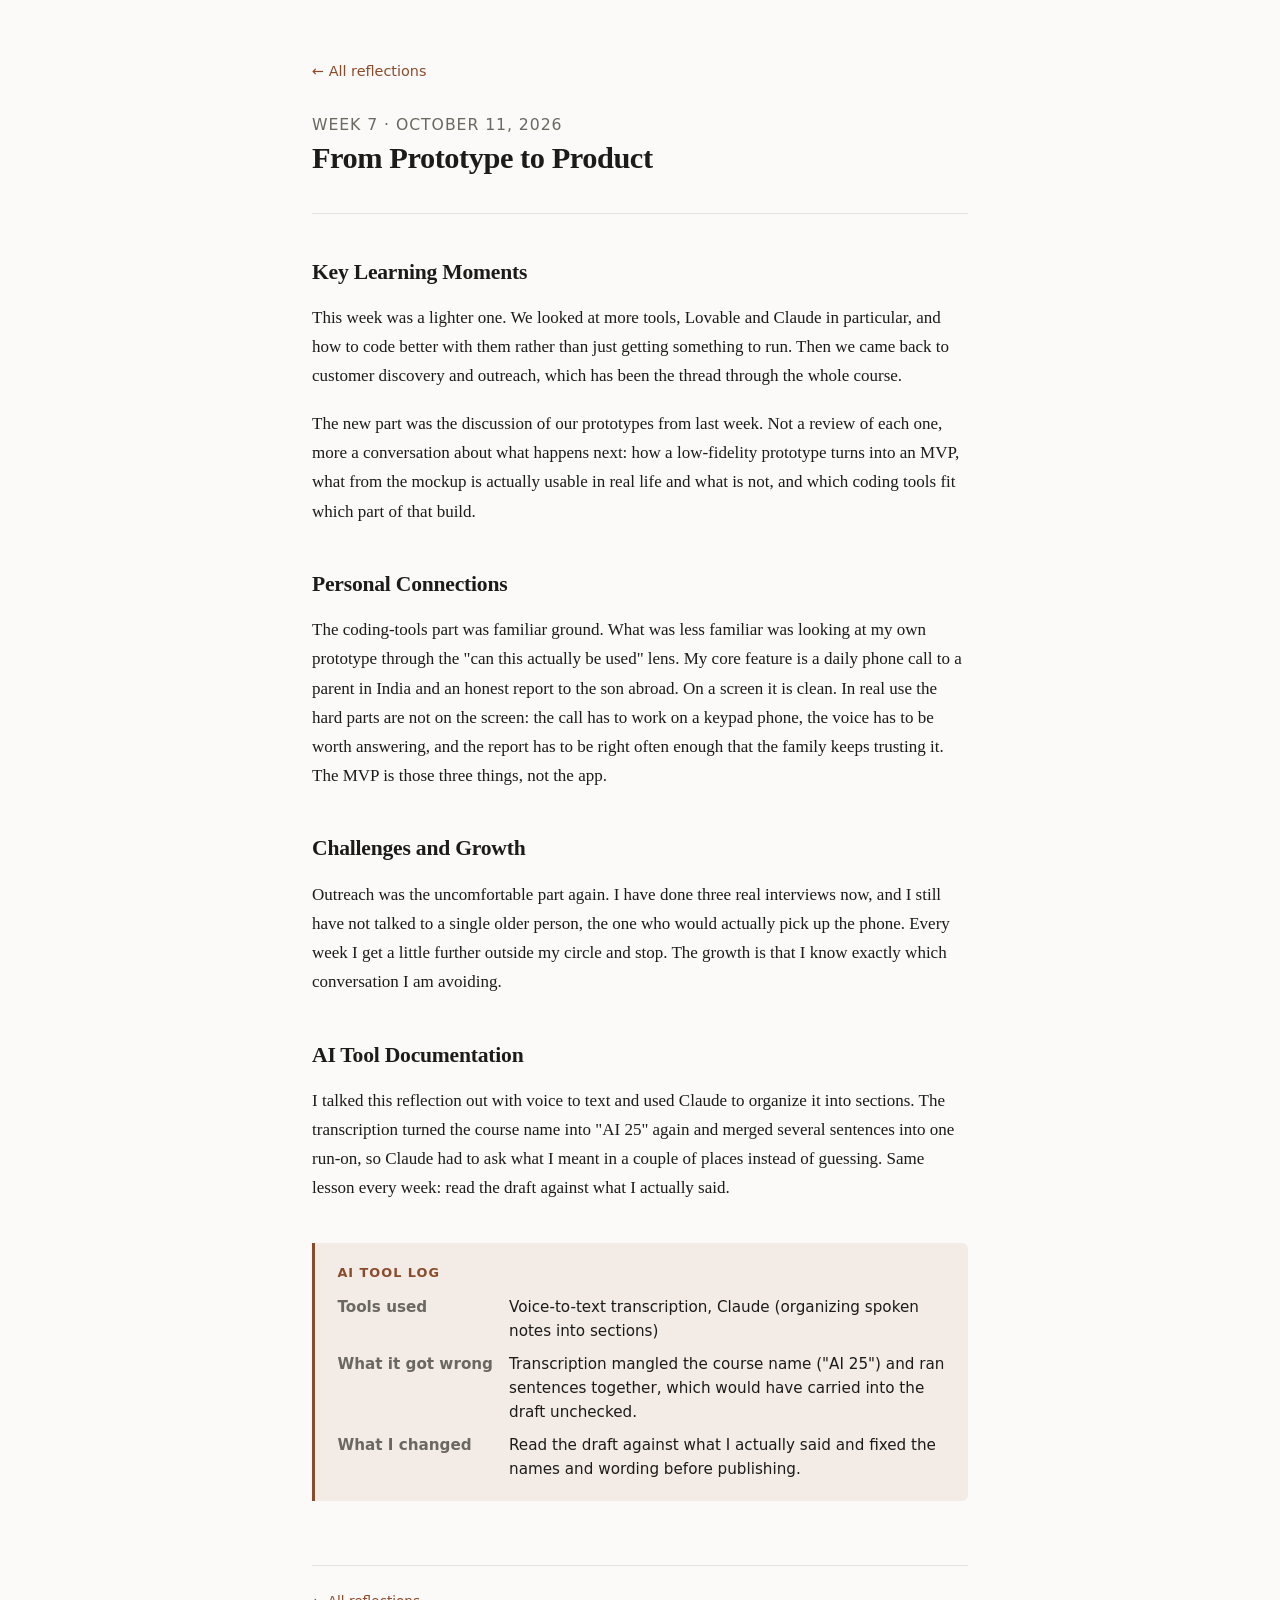
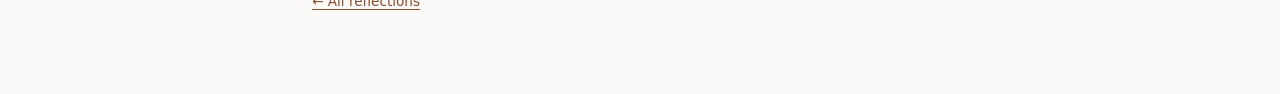
<file: week-07.html>
<!doctype html>
<html lang="en">
<head>
<meta charset="utf-8">
<meta name="viewport" content="width=device-width,initial-scale=1">
<title>Week 7 — Rehan Dahiya</title>
<link rel="stylesheet" href="style.css">
</head>
<body>
<div class="wrap">

  <a class="backlink" href="index.html">&larr; All reflections</a>

  <header class="site">
    <p class="meta">Week 7 &middot; October 11, 2026</p>
    <h1>From Prototype to Product</h1>
  </header>

  <h2>Key Learning Moments</h2>

  <p>This week was a lighter one. We looked at more tools, Lovable and Claude in particular, and how to code better with them rather than just getting something to run. Then we came back to customer discovery and outreach, which has been the thread through the whole course.</p>

  <p>The new part was the discussion of our prototypes from last week. Not a review of each one, more a conversation about what happens next: how a low-fidelity prototype turns into an MVP, what from the mockup is actually usable in real life and what is not, and which coding tools fit which part of that build.</p>

  <h2>Personal Connections</h2>

  <p>The coding-tools part was familiar ground. What was less familiar was looking at my own prototype through the "can this actually be used" lens. My core feature is a daily phone call to a parent in India and an honest report to the son abroad. On a screen it is clean. In real use the hard parts are not on the screen: the call has to work on a keypad phone, the voice has to be worth answering, and the report has to be right often enough that the family keeps trusting it. The MVP is those three things, not the app.</p>

  <h2>Challenges and Growth</h2>

  <p>Outreach was the uncomfortable part again. I have done three real interviews now, and I still have not talked to a single older person, the one who would actually pick up the phone. Every week I get a little further outside my circle and stop. The growth is that I know exactly which conversation I am avoiding.</p>

  <h2>AI Tool Documentation</h2>

  <p>I talked this reflection out with voice to text and used Claude to organize it into sections. The transcription turned the course name into "AI 25" again and merged several sentences into one run-on, so Claude had to ask what I meant in a couple of places instead of guessing. Same lesson every week: read the draft against what I actually said.</p>

  <div class="ailog">
    <h3>AI Tool Log</h3>
    <dl>
      <dt>Tools used</dt><dd>Voice-to-text transcription, Claude (organizing spoken notes into sections)</dd>
      <dt>What it got wrong</dt><dd>Transcription mangled the course name ("AI 25") and ran sentences together, which would have carried into the draft unchecked.</dd>
      <dt>What I changed</dt><dd>Read the draft against what I actually said and fixed the names and wording before publishing.</dd>
    </dl>
  </div>

  <footer class="site">
    <a href="index.html">&larr; All reflections</a>
  </footer>

</div>
</body>
</html>
</file>
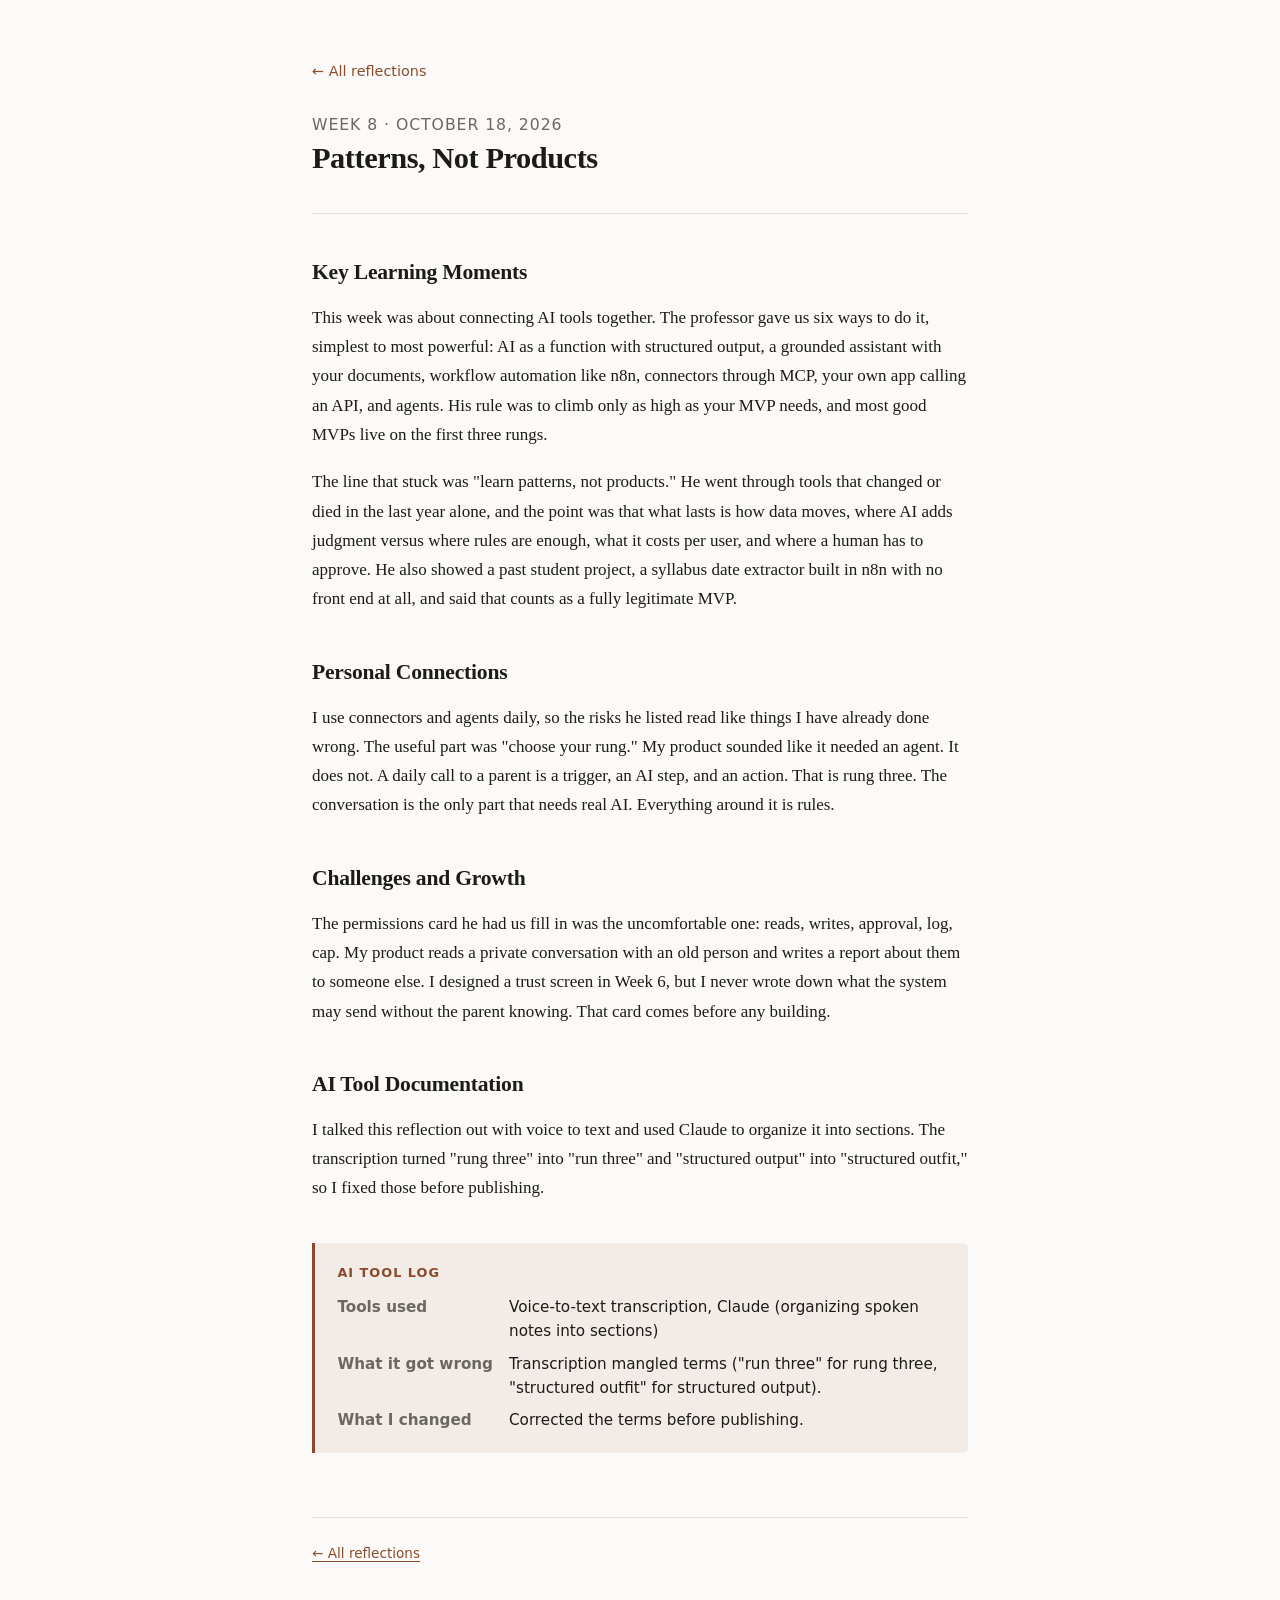
<file: week-08.html>
<!doctype html>
<html lang="en">
<head>
<meta charset="utf-8">
<meta name="viewport" content="width=device-width,initial-scale=1">
<title>Week 8 — Rehan Dahiya</title>
<link rel="stylesheet" href="style.css">
</head>
<body>
<div class="wrap">

  <a class="backlink" href="index.html">&larr; All reflections</a>

  <header class="site">
    <p class="meta">Week 8 &middot; October 18, 2026</p>
    <h1>Patterns, Not Products</h1>
  </header>

  <h2>Key Learning Moments</h2>

  <p>This week was about connecting AI tools together. The professor gave us six ways to do it, simplest to most powerful: AI as a function with structured output, a grounded assistant with your documents, workflow automation like n8n, connectors through MCP, your own app calling an API, and agents. His rule was to climb only as high as your MVP needs, and most good MVPs live on the first three rungs.</p>

  <p>The line that stuck was "learn patterns, not products." He went through tools that changed or died in the last year alone, and the point was that what lasts is how data moves, where AI adds judgment versus where rules are enough, what it costs per user, and where a human has to approve. He also showed a past student project, a syllabus date extractor built in n8n with no front end at all, and said that counts as a fully legitimate MVP.</p>

  <h2>Personal Connections</h2>

  <p>I use connectors and agents daily, so the risks he listed read like things I have already done wrong. The useful part was "choose your rung." My product sounded like it needed an agent. It does not. A daily call to a parent is a trigger, an AI step, and an action. That is rung three. The conversation is the only part that needs real AI. Everything around it is rules.</p>

  <h2>Challenges and Growth</h2>

  <p>The permissions card he had us fill in was the uncomfortable one: reads, writes, approval, log, cap. My product reads a private conversation with an old person and writes a report about them to someone else. I designed a trust screen in Week 6, but I never wrote down what the system may send without the parent knowing. That card comes before any building.</p>

  <h2>AI Tool Documentation</h2>

  <p>I talked this reflection out with voice to text and used Claude to organize it into sections. The transcription turned "rung three" into "run three" and "structured output" into "structured outfit," so I fixed those before publishing.</p>

  <div class="ailog">
    <h3>AI Tool Log</h3>
    <dl>
      <dt>Tools used</dt><dd>Voice-to-text transcription, Claude (organizing spoken notes into sections)</dd>
      <dt>What it got wrong</dt><dd>Transcription mangled terms ("run three" for rung three, "structured outfit" for structured output).</dd>
      <dt>What I changed</dt><dd>Corrected the terms before publishing.</dd>
    </dl>
  </div>

  <footer class="site">
    <a href="index.html">&larr; All reflections</a>
  </footer>

</div>
</body>
</html>
</file>
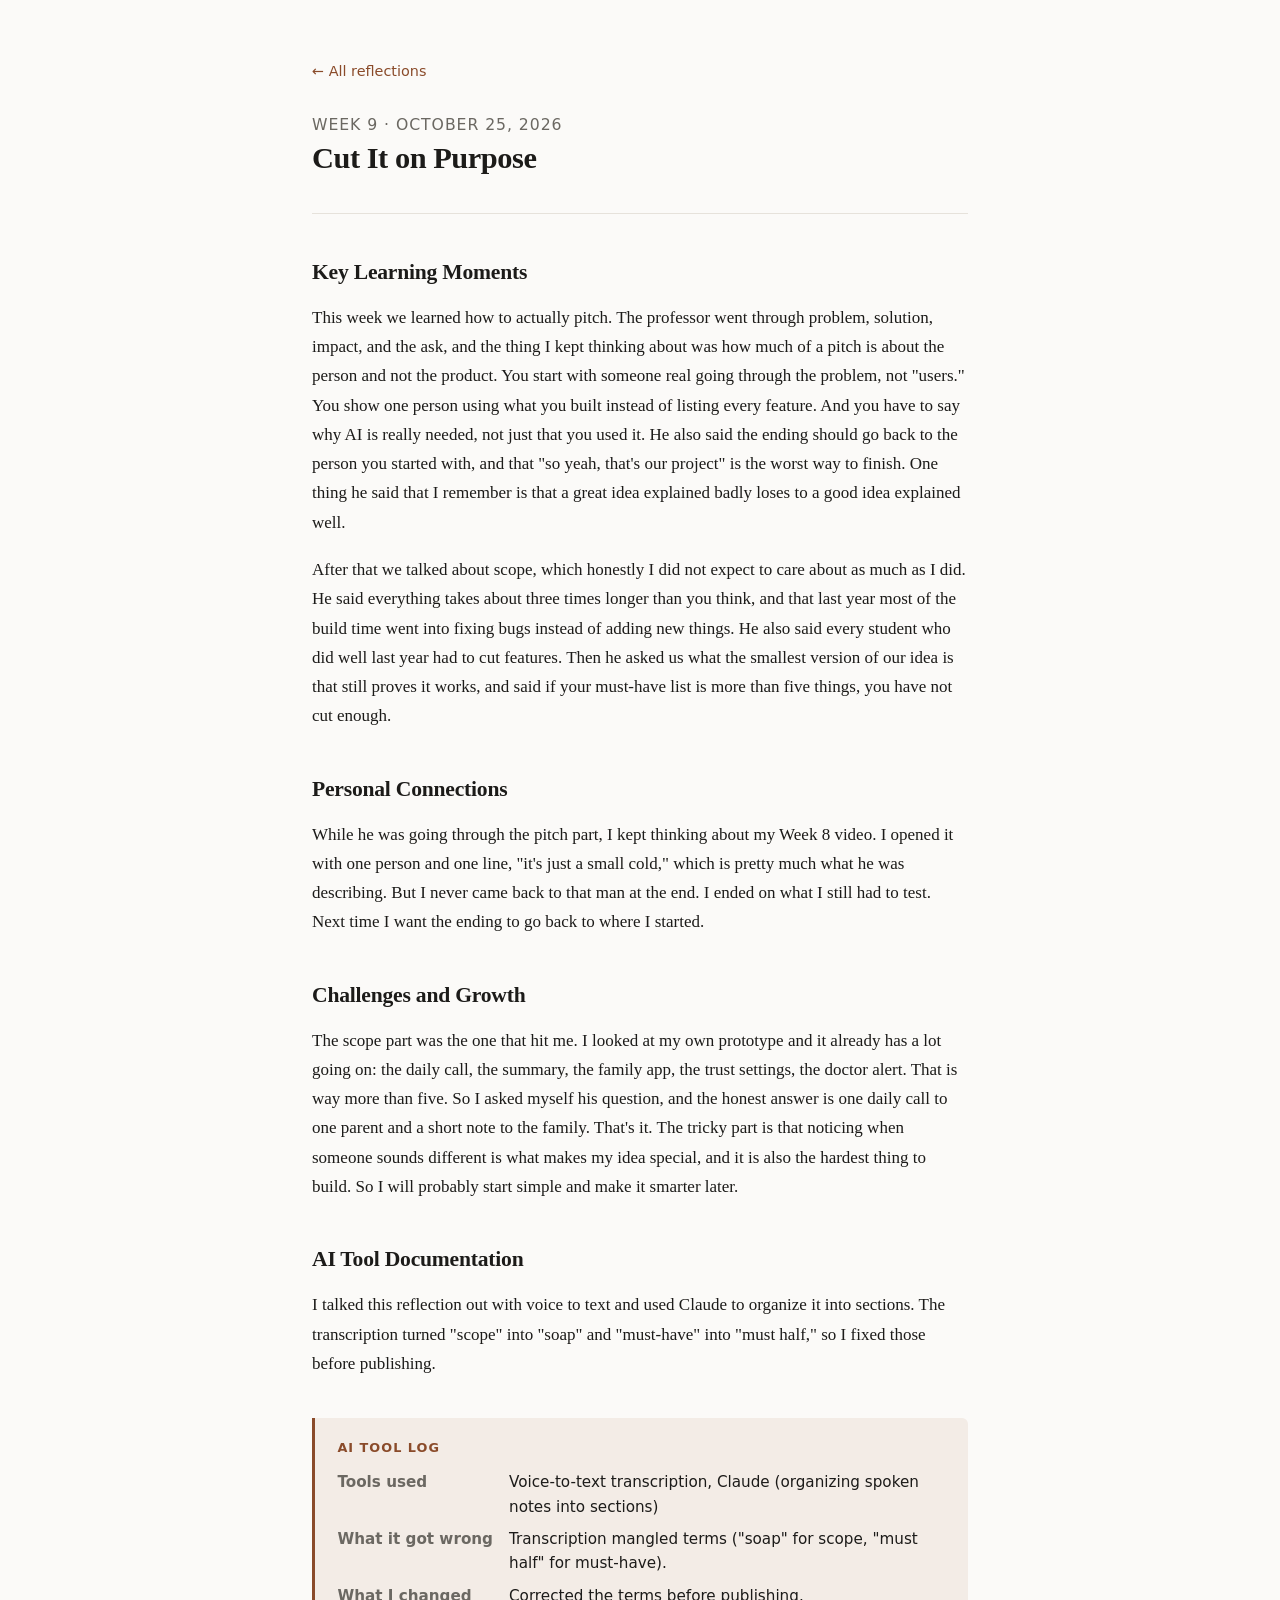
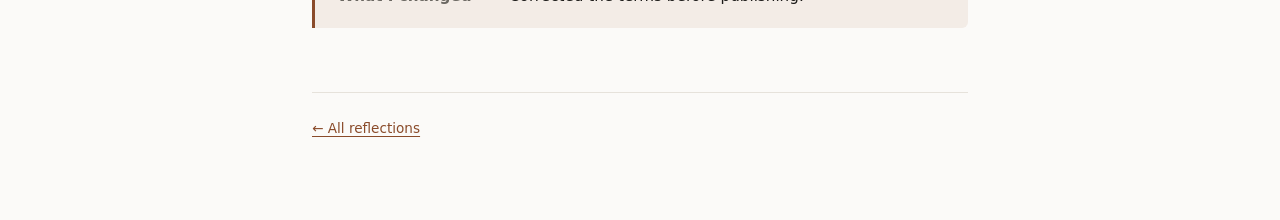
<file: week-09.html>
<!doctype html>
<html lang="en">
<head>
<meta charset="utf-8">
<meta name="viewport" content="width=device-width,initial-scale=1">
<title>Week 9 — Rehan Dahiya</title>
<link rel="stylesheet" href="style.css">
</head>
<body>
<div class="wrap">

  <a class="backlink" href="index.html">&larr; All reflections</a>

  <header class="site">
    <p class="meta">Week 9 &middot; October 25, 2026</p>
    <h1>Cut It on Purpose</h1>
  </header>

  <h2>Key Learning Moments</h2>

  <p>This week we learned how to actually pitch. The professor went through problem, solution, impact, and the ask, and the thing I kept thinking about was how much of a pitch is about the person and not the product. You start with someone real going through the problem, not "users." You show one person using what you built instead of listing every feature. And you have to say why AI is really needed, not just that you used it. He also said the ending should go back to the person you started with, and that "so yeah, that's our project" is the worst way to finish. One thing he said that I remember is that a great idea explained badly loses to a good idea explained well.</p>

  <p>After that we talked about scope, which honestly I did not expect to care about as much as I did. He said everything takes about three times longer than you think, and that last year most of the build time went into fixing bugs instead of adding new things. He also said every student who did well last year had to cut features. Then he asked us what the smallest version of our idea is that still proves it works, and said if your must-have list is more than five things, you have not cut enough.</p>

  <h2>Personal Connections</h2>

  <p>While he was going through the pitch part, I kept thinking about my Week 8 video. I opened it with one person and one line, "it's just a small cold," which is pretty much what he was describing. But I never came back to that man at the end. I ended on what I still had to test. Next time I want the ending to go back to where I started.</p>

  <h2>Challenges and Growth</h2>

  <p>The scope part was the one that hit me. I looked at my own prototype and it already has a lot going on: the daily call, the summary, the family app, the trust settings, the doctor alert. That is way more than five. So I asked myself his question, and the honest answer is one daily call to one parent and a short note to the family. That's it. The tricky part is that noticing when someone sounds different is what makes my idea special, and it is also the hardest thing to build. So I will probably start simple and make it smarter later.</p>

  <h2>AI Tool Documentation</h2>

  <p>I talked this reflection out with voice to text and used Claude to organize it into sections. The transcription turned "scope" into "soap" and "must-have" into "must half," so I fixed those before publishing.</p>

  <div class="ailog">
    <h3>AI Tool Log</h3>
    <dl>
      <dt>Tools used</dt><dd>Voice-to-text transcription, Claude (organizing spoken notes into sections)</dd>
      <dt>What it got wrong</dt><dd>Transcription mangled terms ("soap" for scope, "must half" for must-have).</dd>
      <dt>What I changed</dt><dd>Corrected the terms before publishing.</dd>
    </dl>
  </div>

  <footer class="site">
    <a href="index.html">&larr; All reflections</a>
  </footer>

</div>
</body>
</html>
</file>
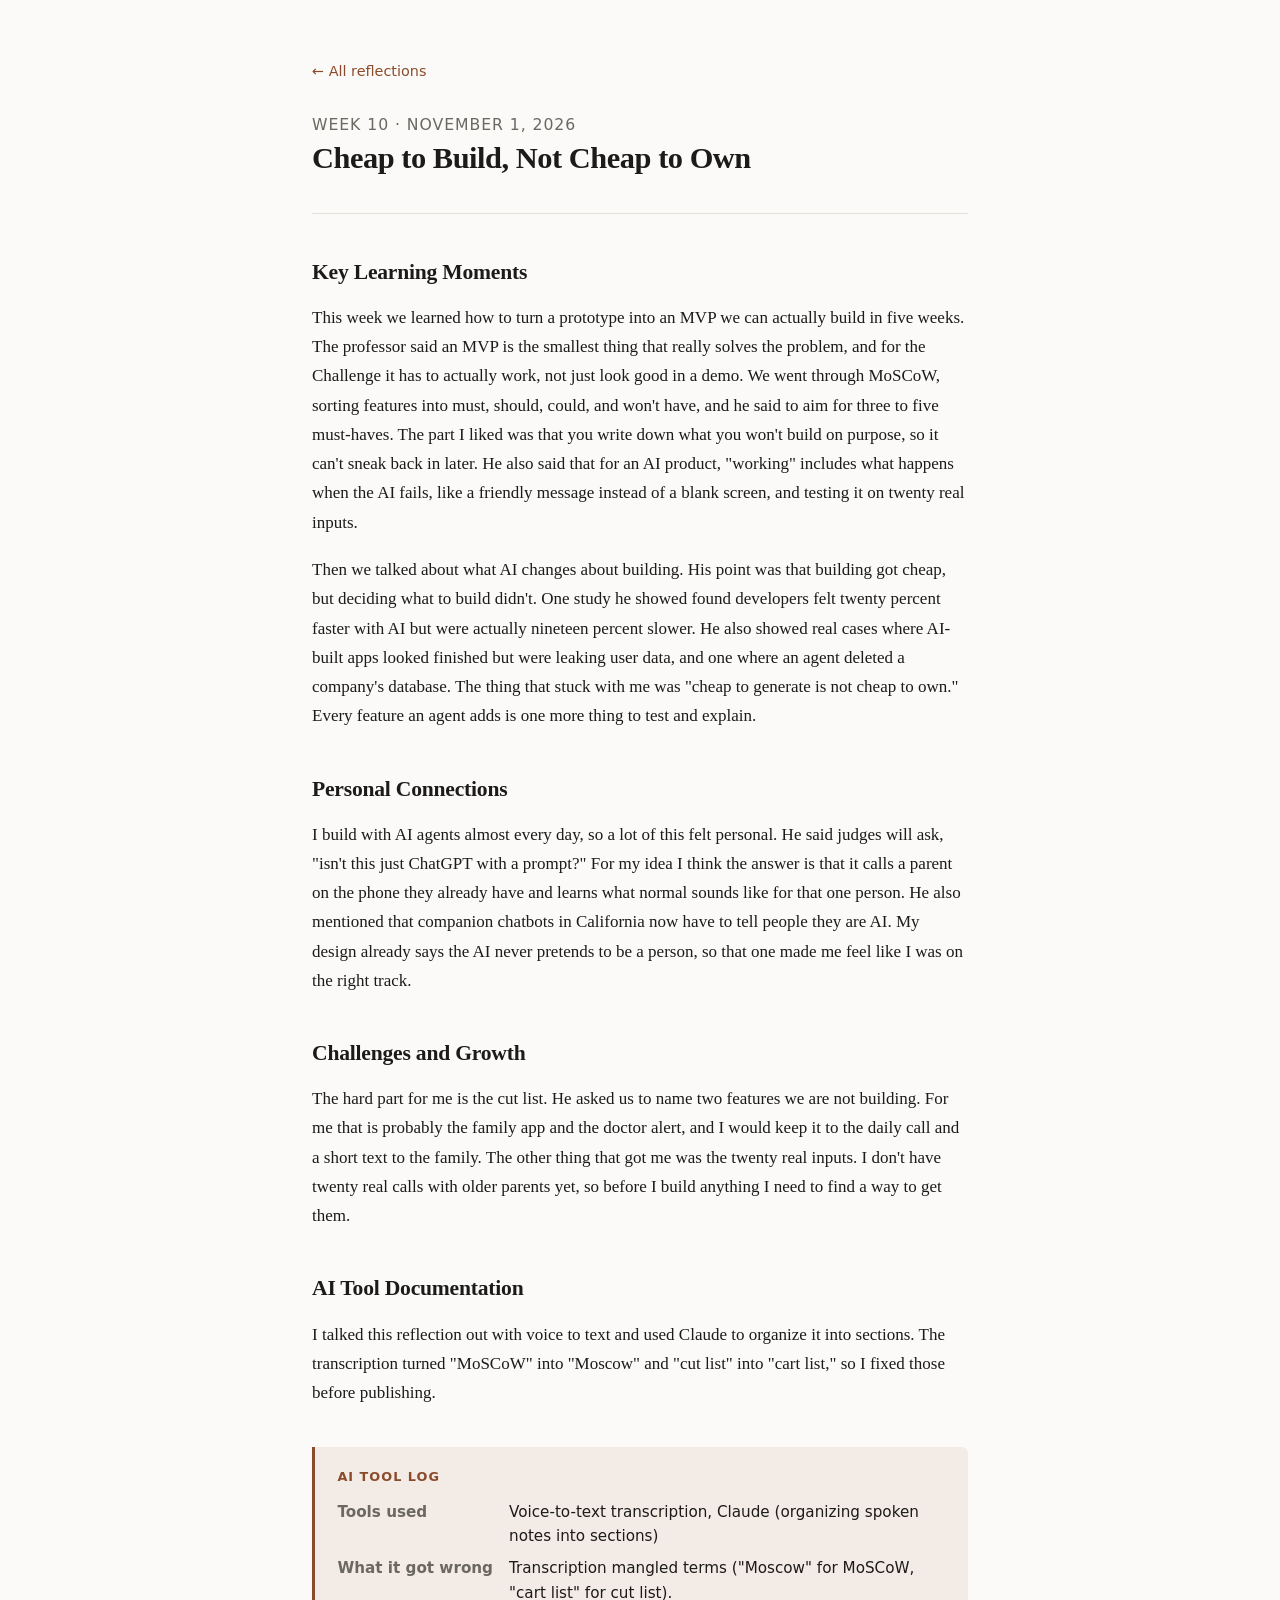
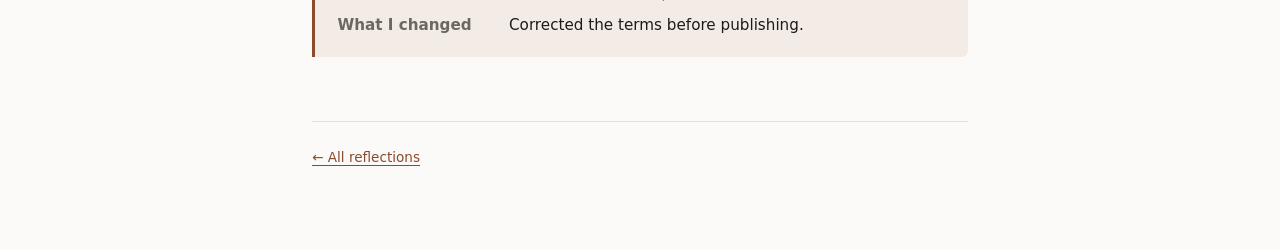
<file: week-10.html>
<!doctype html>
<html lang="en">
<head>
<meta charset="utf-8">
<meta name="viewport" content="width=device-width,initial-scale=1">
<title>Week 10 — Rehan Dahiya</title>
<link rel="stylesheet" href="style.css">
</head>
<body>
<div class="wrap">

  <a class="backlink" href="index.html">&larr; All reflections</a>

  <header class="site">
    <p class="meta">Week 10 &middot; November 1, 2026</p>
    <h1>Cheap to Build, Not Cheap to Own</h1>
  </header>

  <h2>Key Learning Moments</h2>

  <p>This week we learned how to turn a prototype into an MVP we can actually build in five weeks. The professor said an MVP is the smallest thing that really solves the problem, and for the Challenge it has to actually work, not just look good in a demo. We went through MoSCoW, sorting features into must, should, could, and won't have, and he said to aim for three to five must-haves. The part I liked was that you write down what you won't build on purpose, so it can't sneak back in later. He also said that for an AI product, "working" includes what happens when the AI fails, like a friendly message instead of a blank screen, and testing it on twenty real inputs.</p>

  <p>Then we talked about what AI changes about building. His point was that building got cheap, but deciding what to build didn't. One study he showed found developers felt twenty percent faster with AI but were actually nineteen percent slower. He also showed real cases where AI-built apps looked finished but were leaking user data, and one where an agent deleted a company's database. The thing that stuck with me was "cheap to generate is not cheap to own." Every feature an agent adds is one more thing to test and explain.</p>

  <h2>Personal Connections</h2>

  <p>I build with AI agents almost every day, so a lot of this felt personal. He said judges will ask, "isn't this just ChatGPT with a prompt?" For my idea I think the answer is that it calls a parent on the phone they already have and learns what normal sounds like for that one person. He also mentioned that companion chatbots in California now have to tell people they are AI. My design already says the AI never pretends to be a person, so that one made me feel like I was on the right track.</p>

  <h2>Challenges and Growth</h2>

  <p>The hard part for me is the cut list. He asked us to name two features we are not building. For me that is probably the family app and the doctor alert, and I would keep it to the daily call and a short text to the family. The other thing that got me was the twenty real inputs. I don't have twenty real calls with older parents yet, so before I build anything I need to find a way to get them.</p>

  <h2>AI Tool Documentation</h2>

  <p>I talked this reflection out with voice to text and used Claude to organize it into sections. The transcription turned "MoSCoW" into "Moscow" and "cut list" into "cart list," so I fixed those before publishing.</p>

  <div class="ailog">
    <h3>AI Tool Log</h3>
    <dl>
      <dt>Tools used</dt><dd>Voice-to-text transcription, Claude (organizing spoken notes into sections)</dd>
      <dt>What it got wrong</dt><dd>Transcription mangled terms ("Moscow" for MoSCoW, "cart list" for cut list).</dd>
      <dt>What I changed</dt><dd>Corrected the terms before publishing.</dd>
    </dl>
  </div>

  <footer class="site">
    <a href="index.html">&larr; All reflections</a>
  </footer>

</div>
</body>
</html>
</file>
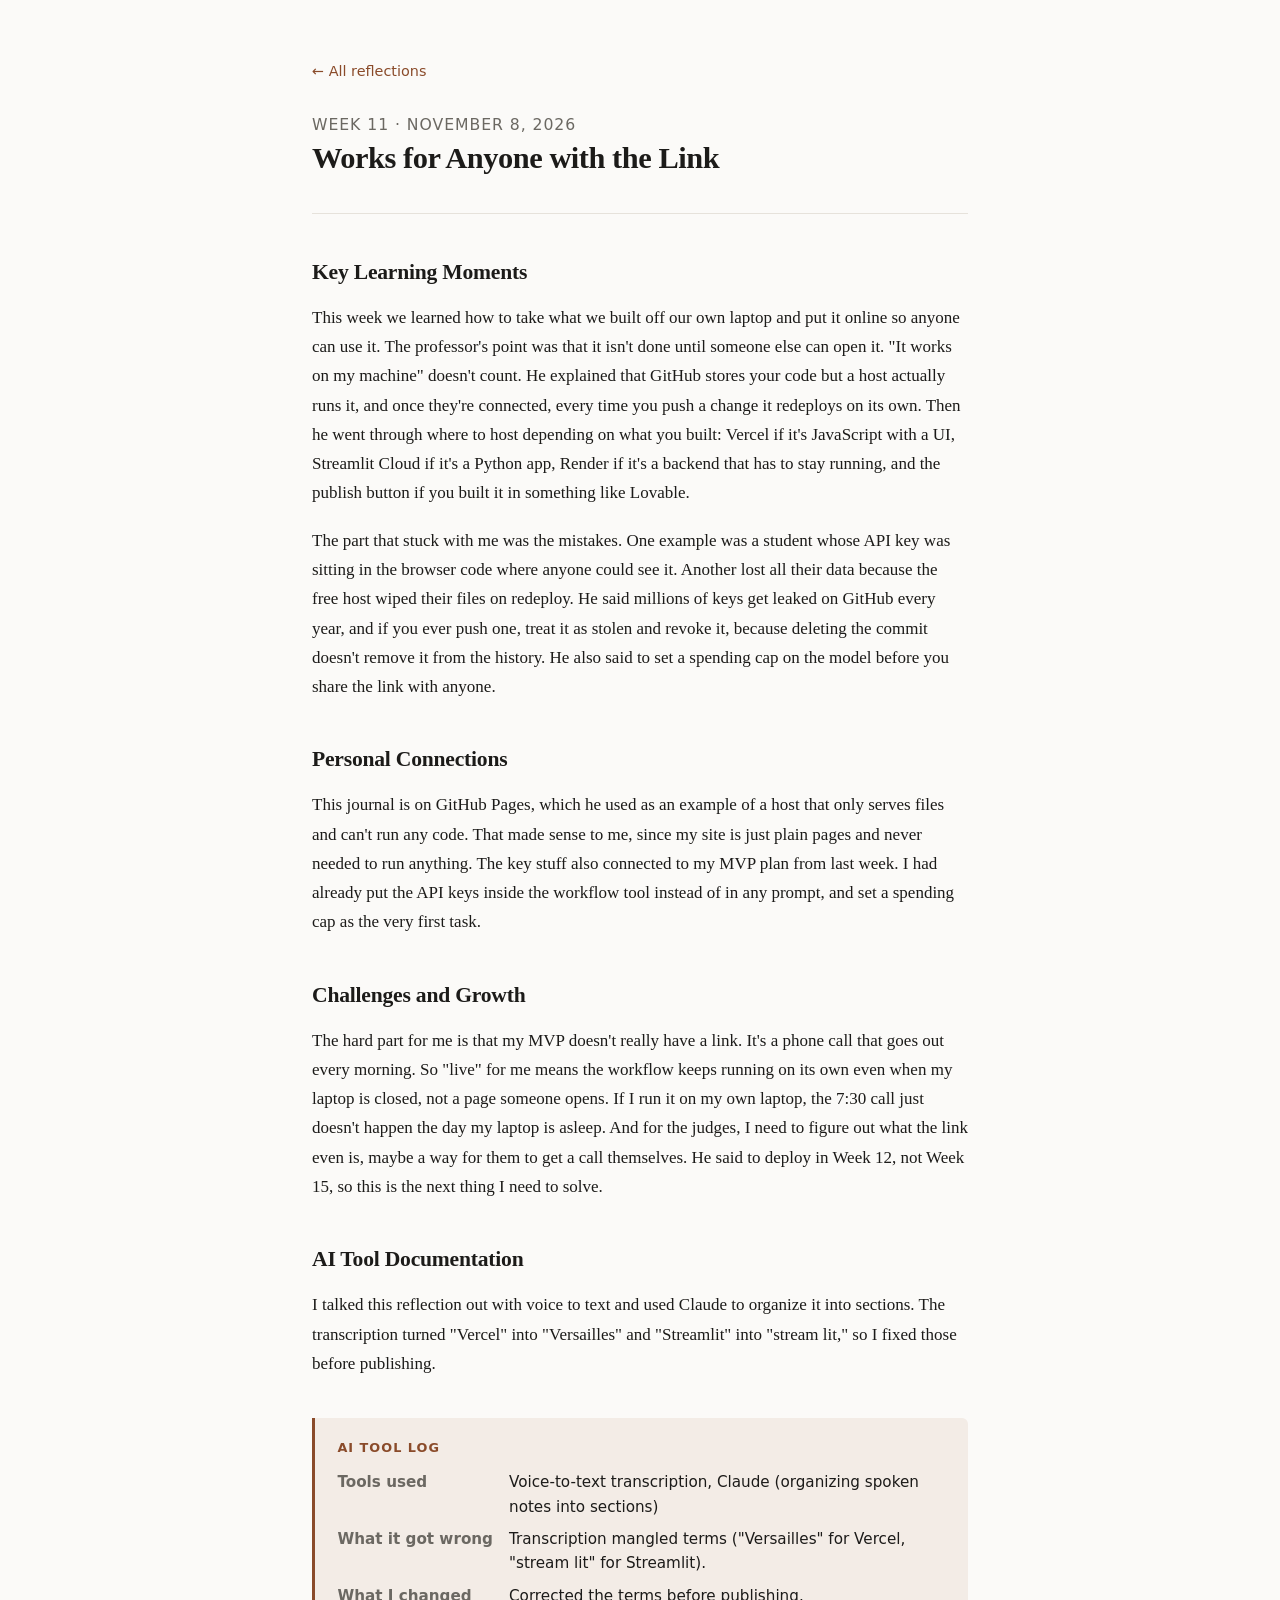
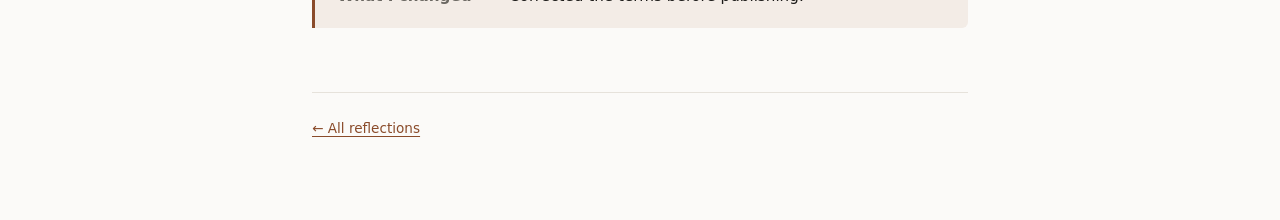
<file: week-11.html>
<!doctype html>
<html lang="en">
<head>
<meta charset="utf-8">
<meta name="viewport" content="width=device-width,initial-scale=1">
<title>Week 11 — Rehan Dahiya</title>
<link rel="stylesheet" href="style.css">
</head>
<body>
<div class="wrap">

  <a class="backlink" href="index.html">&larr; All reflections</a>

  <header class="site">
    <p class="meta">Week 11 &middot; November 8, 2026</p>
    <h1>Works for Anyone with the Link</h1>
  </header>

  <h2>Key Learning Moments</h2>

  <p>This week we learned how to take what we built off our own laptop and put it online so anyone can use it. The professor's point was that it isn't done until someone else can open it. "It works on my machine" doesn't count. He explained that GitHub stores your code but a host actually runs it, and once they're connected, every time you push a change it redeploys on its own. Then he went through where to host depending on what you built: Vercel if it's JavaScript with a UI, Streamlit Cloud if it's a Python app, Render if it's a backend that has to stay running, and the publish button if you built it in something like Lovable.</p>

  <p>The part that stuck with me was the mistakes. One example was a student whose API key was sitting in the browser code where anyone could see it. Another lost all their data because the free host wiped their files on redeploy. He said millions of keys get leaked on GitHub every year, and if you ever push one, treat it as stolen and revoke it, because deleting the commit doesn't remove it from the history. He also said to set a spending cap on the model before you share the link with anyone.</p>

  <h2>Personal Connections</h2>

  <p>This journal is on GitHub Pages, which he used as an example of a host that only serves files and can't run any code. That made sense to me, since my site is just plain pages and never needed to run anything. The key stuff also connected to my MVP plan from last week. I had already put the API keys inside the workflow tool instead of in any prompt, and set a spending cap as the very first task.</p>

  <h2>Challenges and Growth</h2>

  <p>The hard part for me is that my MVP doesn't really have a link. It's a phone call that goes out every morning. So "live" for me means the workflow keeps running on its own even when my laptop is closed, not a page someone opens. If I run it on my own laptop, the 7:30 call just doesn't happen the day my laptop is asleep. And for the judges, I need to figure out what the link even is, maybe a way for them to get a call themselves. He said to deploy in Week 12, not Week 15, so this is the next thing I need to solve.</p>

  <h2>AI Tool Documentation</h2>

  <p>I talked this reflection out with voice to text and used Claude to organize it into sections. The transcription turned "Vercel" into "Versailles" and "Streamlit" into "stream lit," so I fixed those before publishing.</p>

  <div class="ailog">
    <h3>AI Tool Log</h3>
    <dl>
      <dt>Tools used</dt><dd>Voice-to-text transcription, Claude (organizing spoken notes into sections)</dd>
      <dt>What it got wrong</dt><dd>Transcription mangled terms ("Versailles" for Vercel, "stream lit" for Streamlit).</dd>
      <dt>What I changed</dt><dd>Corrected the terms before publishing.</dd>
    </dl>
  </div>

  <footer class="site">
    <a href="index.html">&larr; All reflections</a>
  </footer>

</div>
</body>
</html>
</file>
<file: style.css>
:root{
  --bg:#fbfaf8; --surface:#ffffff; --text:#1c1b19; --muted:#6b6862;
  --line:#e6e2db; --accent:#8a4b2a; --accent-soft:#f3ece6;
  --max:44rem;
}
@media (prefers-color-scheme: dark){
  :root:not([data-theme="light"]){
    --bg:#141312; --surface:#1c1b19; --text:#eeebe6; --muted:#9a958c;
    --line:#2e2c29; --accent:#d99a6c; --accent-soft:#241d18;
  }
}
*{box-sizing:border-box}
body{
  margin:0; background:var(--bg); color:var(--text);
  font-family:ui-serif,Georgia,"Iowan Old Style","Times New Roman",serif;
  font-size:1.0625rem; line-height:1.72;
  -webkit-font-smoothing:antialiased;
}
.wrap{max-width:var(--max); margin:0 auto; padding:3.5rem 1.5rem 5rem}
a{color:var(--accent); text-underline-offset:3px}
a:hover{text-decoration-thickness:2px}

header.site{border-bottom:1px solid var(--line); padding-bottom:1.75rem; margin-bottom:2.5rem}
header.site h1{font-size:1.9rem; line-height:1.25; margin:0 0 .5rem; letter-spacing:-.015em}
header.site p{margin:0; color:var(--muted); font-size:.98rem}
.backlink{
  display:inline-block; margin-bottom:1.75rem; font-size:.9rem;
  font-family:ui-sans-serif,-apple-system,system-ui,sans-serif; text-decoration:none;
}
.backlink:hover{text-decoration:underline}

h2{font-size:1.35rem; margin:2.5rem 0 .75rem; letter-spacing:-.01em}
h3{font-size:1.05rem; margin:2rem 0 .5rem; letter-spacing:-.005em}
p{margin:0 0 1.15rem}

.intro{font-size:1.12rem; color:var(--text)}
.meta{
  font-family:ui-sans-serif,-apple-system,system-ui,sans-serif;
  font-size:.82rem; letter-spacing:.06em; text-transform:uppercase;
  color:var(--muted); margin:0 0 .4rem;
}

ul.weeks{list-style:none; padding:0; margin:1.5rem 0 0}
ul.weeks li{border-top:1px solid var(--line); padding:1.1rem 0}
ul.weeks li:last-child{border-bottom:1px solid var(--line)}
ul.weeks a{
  font-family:ui-sans-serif,-apple-system,system-ui,sans-serif;
  font-size:1.05rem; font-weight:600; text-decoration:none; display:block;
}
ul.weeks a:hover{text-decoration:underline}
ul.weeks .sub{color:var(--muted); font-size:.92rem; margin-top:.2rem;
  font-family:ui-sans-serif,-apple-system,system-ui,sans-serif}

.ailog{
  background:var(--accent-soft); border-left:3px solid var(--accent);
  border-radius:0 6px 6px 0; padding:1.25rem 1.4rem; margin:2.5rem 0 1rem;
  font-family:ui-sans-serif,-apple-system,system-ui,sans-serif; font-size:.95rem; line-height:1.6;
}
.ailog h3{margin:0 0 .75rem; font-size:.8rem; letter-spacing:.08em;
  text-transform:uppercase; color:var(--accent)}
.ailog dl{margin:0; display:grid; grid-template-columns:auto 1fr; gap:.5rem 1rem}
.ailog dt{font-weight:600; color:var(--muted); white-space:nowrap}
.ailog dd{margin:0}
@media (max-width:34rem){
  .ailog dl{grid-template-columns:1fr; gap:.15rem}
  .ailog dd{margin-bottom:.7rem}
  .wrap{padding:2.5rem 1.25rem 4rem}
  header.site h1{font-size:1.6rem}
}
footer.site{
  margin-top:4rem; padding-top:1.5rem; border-top:1px solid var(--line);
  color:var(--muted); font-size:.85rem;
  font-family:ui-sans-serif,-apple-system,system-ui,sans-serif;
}
</file>
